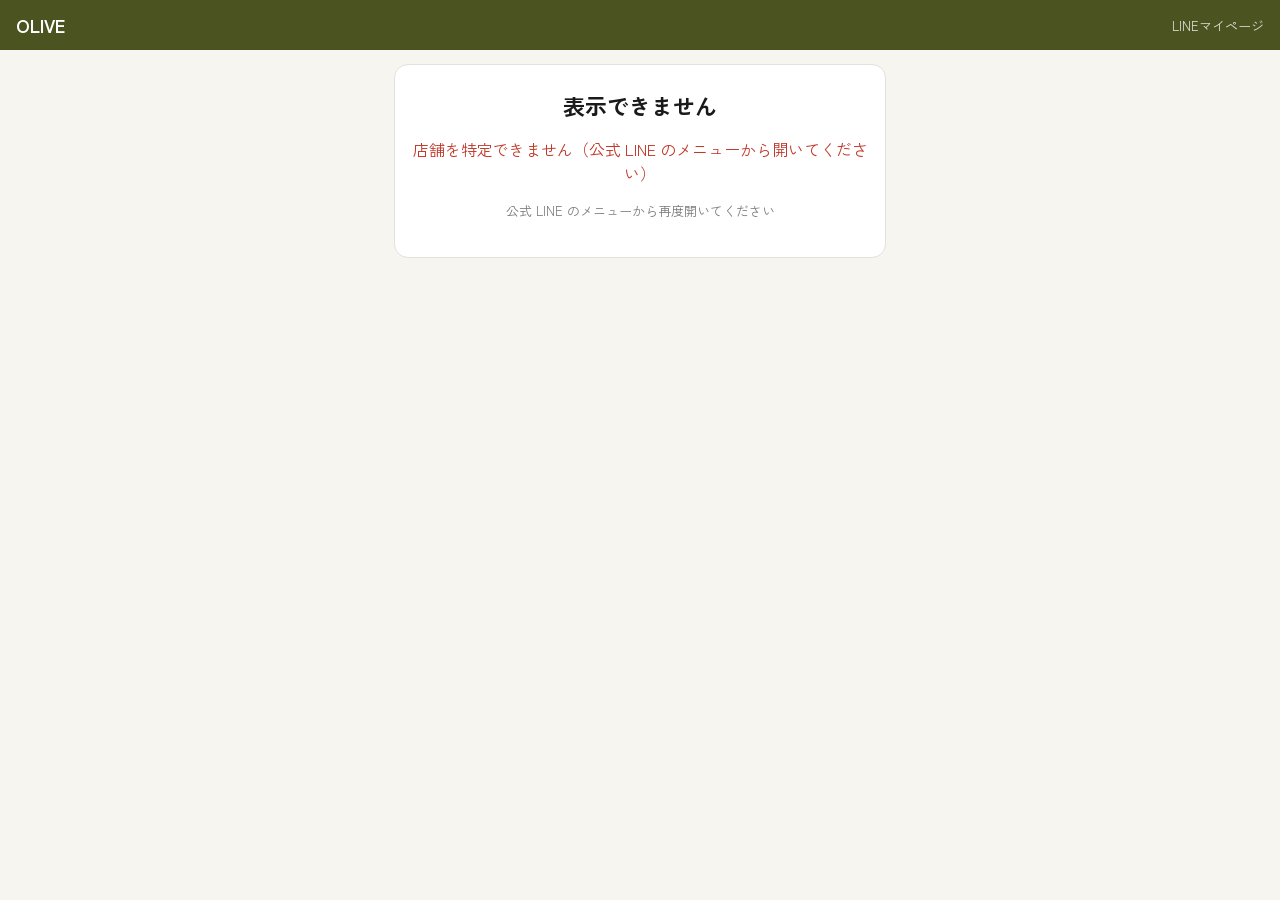
<file: cast/index.html>
<!DOCTYPE html>
<html lang="ja">
<head>
<meta charset="utf-8">
<script src="../lib/olive/err.js?v=v2.85"></script><!-- 画面のエラーを送る（一番初めに読む） -->
<script src="../lib/olive/core.js?v=v2.85"></script><!-- 全部のサイトで使う小さい部品（esc・金額・通信の知らせ・カタカナ） -->
<script src="../lib/olive/photo.js?v=v2.85"></script><!-- 写真を小さくする -->
<script src="../lib/olive/scan.js?v=v2.85"></script><!-- 書類の撮影（切り取り・白黒・PDF・画面の中のカメラ。POS の領収書精算とマイページのスカウト請求書で同じ） -->
<script src="../lib/olive/sheet.js?v=v2.85"></script><!-- ヒアリングシートの項目 -->
<script src="../lib/olive/contract.js?v=v2.85"></script><script src="../lib/olive/resv_form.js?v=v2.85"></script><!-- 予約の申請・変更の画面（POS と同じ） --><!-- 契約書の中身（マイページの PDF・POS と管理サイトの書類で同じ） -->
<meta name="viewport" content="width=device-width, initial-scale=1, viewport-fit=cover">
<meta name="robots" content="noindex,nofollow">
<title>OLIVE LINEマイページ</title><!-- cast v2.85 -->
<link rel="preconnect" href="https://fonts.googleapis.com"><link rel="preconnect" href="https://fonts.gstatic.com" crossorigin><link href="https://fonts.googleapis.com/css2?family=Zen+Kaku+Gothic+New:wght@400;500;700&display=swap" rel="stylesheet"><style>button,input,select,textarea{font-family:inherit}</style><!-- 書体：Zen Kaku Gothic New（オーナー 2026-10-18） -->
<link rel="stylesheet" href="../lib/olive/olive.css?v=v2.85"><link rel="stylesheet" href="cast.css?v=v2.85"><!-- 2026-10-19：見た目は cast.css、プログラムは js/ に画面ごとに分けた（中身はそのまま） -->
</head>
<body>
<div class="top"><b id="tStore">OLIVE</b><span class="sub" id="tSub">LINEマイページ</span><button id="tBack" class="hide">戻る</button></div>
<main id="main"><div class="card c muted">読み込み中…</div></main>
<script src="https://static.line-scdn.net/liff/edge/2/sdk.js"></script>
<script src="../lib/supabase-js@2.116.0.js"></script>
<script src="js/00_core.js?v=v2.85"></script>
<script src="js/01_ui_home.js?v=v2.85"></script>
<script src="js/02_absent.js?v=v2.85"></script>
<script src="js/03_attendance.js?v=v2.85"></script>
<script src="js/04_pay.js?v=v2.85"></script>
<script src="js/05_bills.js?v=v2.85"></script>
<script src="js/06_hall.js?v=v2.85"></script>
<script src="js/07_sign.js?v=v2.85"></script>
<script src="js/08_card.js?v=v2.85"></script>
<script src="js/08_card_lineqr.js?v=v2.85"></script><!-- SQL 758：LINE QR の登録 -->
<script src="js/09_dress.js?v=v2.85"></script>
<script src="js/10_resv.js?v=v2.85"></script>
<script src="js/11_kakari.js?v=v2.85"></script>
<script src="js/12_contact.js?v=v2.85"></script>
<script src="js/13_info.js?v=v2.85"></script>
<script src="js/14_docs.js?v=v2.85"></script>
<script src="js/15_sales.js?v=v2.85"></script>
<script src="js/16_shift.js?v=v2.85"></script>
<script src="js/26_nohin.js?v=v2.85"></script><!-- SQL 640：納品書の読み取り（17_open.js の作業の一覧が使うので先に読む） -->
<script src="js/17_open.js?v=v2.85"></script>
<script src="js/18_apply.js?v=v2.85"></script>
<script src="js/19_meeting.js?v=v2.85"></script>
<script src="js/20_key.js?v=v2.85"></script>
<script src="js/21_applicant.js?v=v2.85"></script>
<script src="js/22_sheet.js?v=v2.85"></script>
<script src="js/23_memo.js?v=v2.85"></script><!-- v1.22・SQL 352：共有メモ -->
<script src="js/24_judge.js?v=v2.85"></script><!-- v1.23・SQL 355：体験のジャッジ -->
<script src="js/25_bday.js?v=v2.85"></script><!-- v1.27・SQL 365：お誕生日のカレンダー・v1.40・SQL 378：検索と登録申請 -->
<script src="js/28_yukyaku.js?v=v2.85"></script><!-- SQL 725：誘客の確認（広島） -->
<script src="js/29_greview.js?v=v2.85"></script><!-- SQL 802：保証の期限の話し合い -->
<script src="js/30_kyoka.js?v=v2.85"></script><!-- SQL 818：限定項目 可の黒服の TODO（強化リスト・連絡先連携） -->
<script src="js/90_start.js?v=v2.85"></script><!-- 始めの処理（いちばん最後） -->
<script src="js/27_scout.js?v=v2.85"></script><!-- SQL 698：25日のスカウト請求書の登録（オーナー） -->
</body>
</html>
</file>
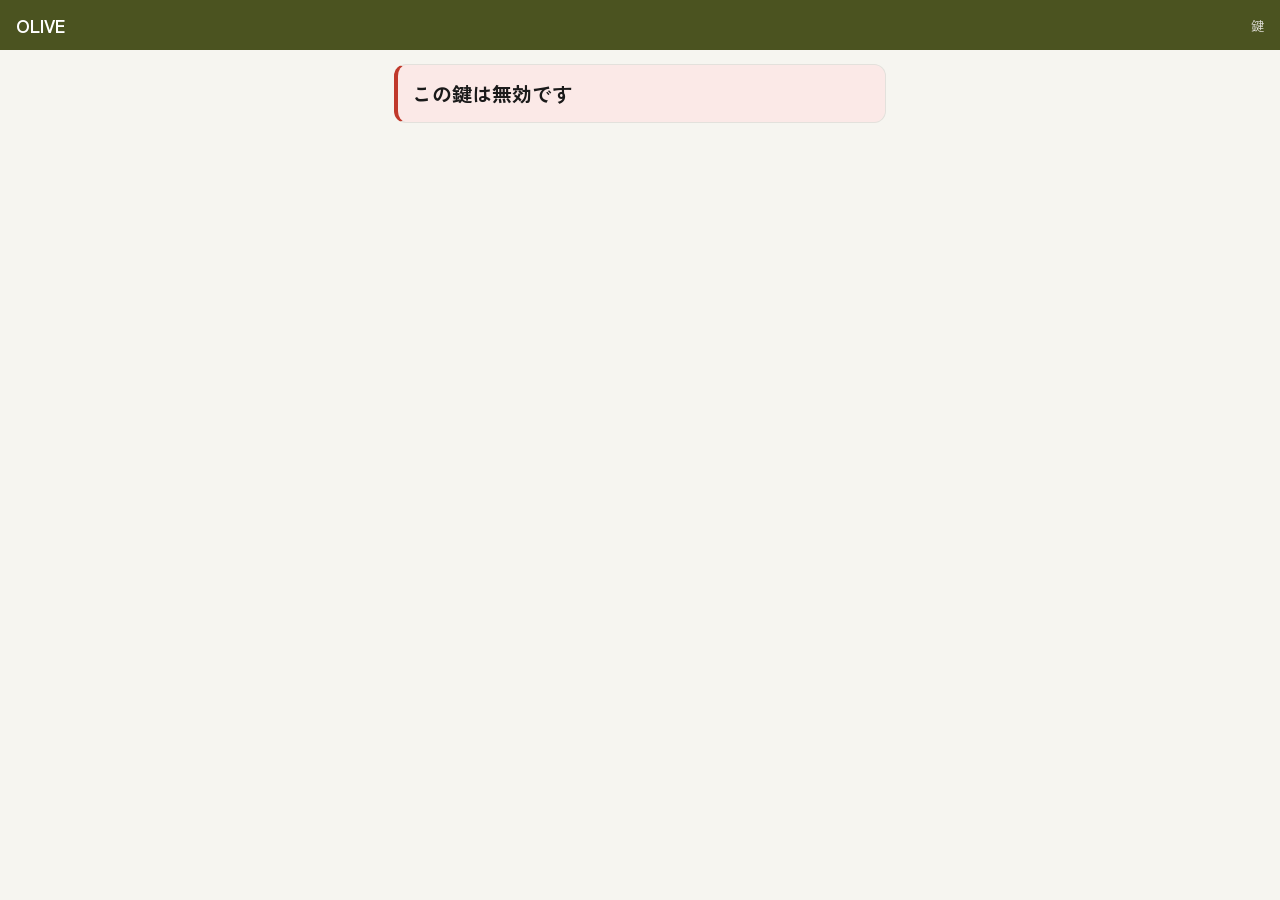
<file: key/index.html>
<!DOCTYPE html>
<html lang="ja">
<head>
<meta charset="utf-8">
<script src="../lib/olive/err.js"></script><!-- 画面のエラーを送る（一番初めに読む） -->
<script src="../lib/olive/core.js"></script><!-- 全部のサイトで使う小さい部品（esc・金額・通信の知らせ・カタカナ） -->
<meta name="viewport" content="width=device-width, initial-scale=1, viewport-fit=cover">
<meta name="robots" content="noindex,nofollow">
<meta name="apple-mobile-web-app-capable" content="yes"><meta name="mobile-web-app-capable" content="yes">
<meta name="apple-mobile-web-app-title" content="OLIVE 鍵"><meta name="theme-color" content="#4b5320">
<link rel="apple-touch-icon" href="icon.png"><link rel="icon" href="icon.png">
<title>OLIVE 鍵</title><!-- key v1.06 -->
<link rel="preconnect" href="https://fonts.googleapis.com"><link rel="preconnect" href="https://fonts.gstatic.com" crossorigin><link href="https://fonts.googleapis.com/css2?family=Zen+Kaku+Gothic+New:wght@400;500;700&display=swap" rel="stylesheet"><style>button,input,select,textarea{font-family:inherit}</style>
<link rel="stylesheet" href="../lib/olive/olive.css"><link rel="stylesheet" href="../cast/cast.css">
<style>
  .kbig{display:block;width:100%;border:0;border-radius:14px;padding:26px;font:inherit;font-size:24px;font-weight:700;background:var(--pri);color:#fff;cursor:pointer;margin-bottom:8px}
  .ksec{display:block;width:100%;border:1px solid var(--pri);border-radius:12px;padding:12px;font:inherit;font-weight:700;background:var(--card);color:var(--pri);cursor:pointer}
  .kbig[disabled],.ksec[disabled]{opacity:.5;cursor:default}
  .kres{background:var(--card);border:1px solid var(--line);border-left:4px solid var(--ok);border-radius:12px;padding:14px;margin-bottom:10px}
  .kres.ng{background:var(--warn-soft);border-left-color:var(--warn)}.kres b{font-size:20px}
  .klock{font-weight:700;margin:4px 2px 8px}
  ol.kh{margin:6px 0 0;padding-left:20px;font-size:14px;line-height:1.8}
</style>
</head>
<body>
<div class="top"><b id="tStore">OLIVE</b><span class="sub">鍵</span></div>
<main id="main"><div class="card muted">読み込み中…</div></main>
<script src="../lib/supabase-js@2.116.0.js"></script>
<script>
// 鍵 v1.00（SQL 326・2026-11-02）：セサミの解錠・施錠。LINEマイページの「鍵」か、業者の QR から開き、ホーム画面に追加して使う
//   ?t= の合言葉で、だれか・使える鍵・時間を読む（key_info）。押すと Edge Function「sesame-key」がセサミに送る
//   ホーム画面のアイコンから開いた時、鍵が1つなら押さずに解錠（オーナー「ワンタッチで開けたい」）。30秒以内の2回目はしない
const sb = supabase.createClient(SUPABASE_URL, SUPABASE_KEY, { auth:{ persistSession:false } });
const ls = (k, v) => { try{ if(v === undefined) return localStorage.getItem(k); localStorage.setItem(k, v); }catch(e){ return null; } };
const T = new URLSearchParams(location.search).get('t') || ls('olive_key_t') || '';
const ALONE = !!(navigator.standalone || (window.matchMedia && matchMedia('(display-mode: standalone)').matches));
const hm = d => `${d.getHours()}:${String(d.getMinutes()).padStart(2,'0')}`;
let K = null, busy = false, res = '', until = 0, timer = null;
const COOL = 10000;   // 押した後の待機（ミリ秒）：押し直しがセサミの月 1000 回の上限を使い切った（2026-11-26 秘書の決め）

async function load(){
  if(!T){ $('main').innerHTML = '<div class="kres ng"><b>この鍵は無効です</b></div>'; return; }
  const r = await sb.rpc('key_info', { p_t: T });
  if(r.error){ $('main').innerHTML = `<div class="kres ng"><b>表示できません</b><br><span class="muted sm">${esc(r.error.message)}</span></div>`; return; }
  K = r.data; if(!K.ok){ $('main').innerHTML = `<div class="kres ng"><b>${esc(K.reason)}</b></div>`; return; }
  ls('olive_key_t', T); $('tStore').textContent = K.store_name || 'OLIVE'; paint();
  if(ALONE && K.now && (K.locks||[]).length === 1 && Date.now() - Number(ls('olive_key_auto') || 0) > 30000){ ls('olive_key_auto', String(Date.now())); send(K.locks[0].code, 'unlock'); }
}
function paint(){
  const L = K.locks || [], one = L.length === 1, wait = Math.ceil((until - Date.now()) / 1000), off = !K.now || busy || wait > 0;
  const lockBox = l => `${one ? '' : `<div class="klock">${esc(l.name)}</div>`}<button class="kbig" data-c="${esc(l.code)}" data-m="unlock" ${off?'disabled':''}>解錠</button><button class="ksec" data-c="${esc(l.code)}" data-m="lock" ${off?'disabled':''}>施錠</button>`;
  $('main').innerHTML = `${res}${wait > 0 ? `<div class="muted sm" style="margin:0 2px 8px">待機 ${wait}秒</div>` : ''}<div class="card"><span class="muted sm">${esc(K.name)}　解錠可能時間</span><br><b>${esc(K.window || '本日なし')}</b>${K.now ? '' : `<div class="err sm" style="margin-top:4px">${K.expired ? '期限切れ' : '時間外'}</div>`}</div>
    ${L.map(l => `<div class="card">${lockBox(l)}</div>`).join('') || '<div class="card muted">鍵なし</div>'}
    ${ALONE ? '' : `<div class="card"><b>ホーム画面追加</b><ol class="kh"><li>iPhone：Safari で表示 → 共有 → ホーム画面に追加</li><li>Android：Chrome で表示 → メニュー → ホーム画面に追加</li></ol>${one ? '<div class="muted sm" style="margin-top:6px">ホーム画面のアイコンから表示すると、そのまま解錠します</div>' : ''}</div>`}`;
  $('main').querySelectorAll('[data-c]').forEach(b => b.onclick = () => send(b.dataset.c, b.dataset.m));
}
async function send(code, cmd){
  if(busy) return; busy = true; const nm = (K.locks.find(l => l.code === code) || {}).name || '';
  res = `<div class="kres"><b>送信中…</b><br><span class="muted sm">${esc(nm)}</span></div>`; paint();
  let r; try{ r = await sb.functions.invoke('sesame-key', { body: { t: T, lock: code, cmd } }); }catch(e){ r = { error: e }; }
  const d = r.data || {}, lb = cmd === 'lock' ? '施錠' : '解錠';
  res = !r.error && d.ok ? `<div class="kres"><b>${lb}完了</b><br><span class="muted sm">${hm(new Date())}　${esc(nm)}</span>${cmd === 'lock' ? '<br><span class="sm">閉まったことを確認してください。</span>' : ''}</div>`
    : `<div class="kres ng"><b>${lb}エラー</b><br><span class="muted sm">${esc(d.reason || (r.error && r.error.message) || '通信エラー')}</span>${d.paused ? `<br><span class="muted sm">再開 ${Math.max(1, Math.ceil((d.retry_after || 600) / 60))}分後</span>` : ''}<br><span class="sm">セサミのアプリで${lb}してください。</span></div>`;
  until = Date.now() + COOL; clearInterval(timer); timer = setInterval(() => { if(Date.now() >= until){ clearInterval(timer); } paint(); }, 1000);
  busy = false; paint();
}
load();
</script>
</body>
</html>
</file>
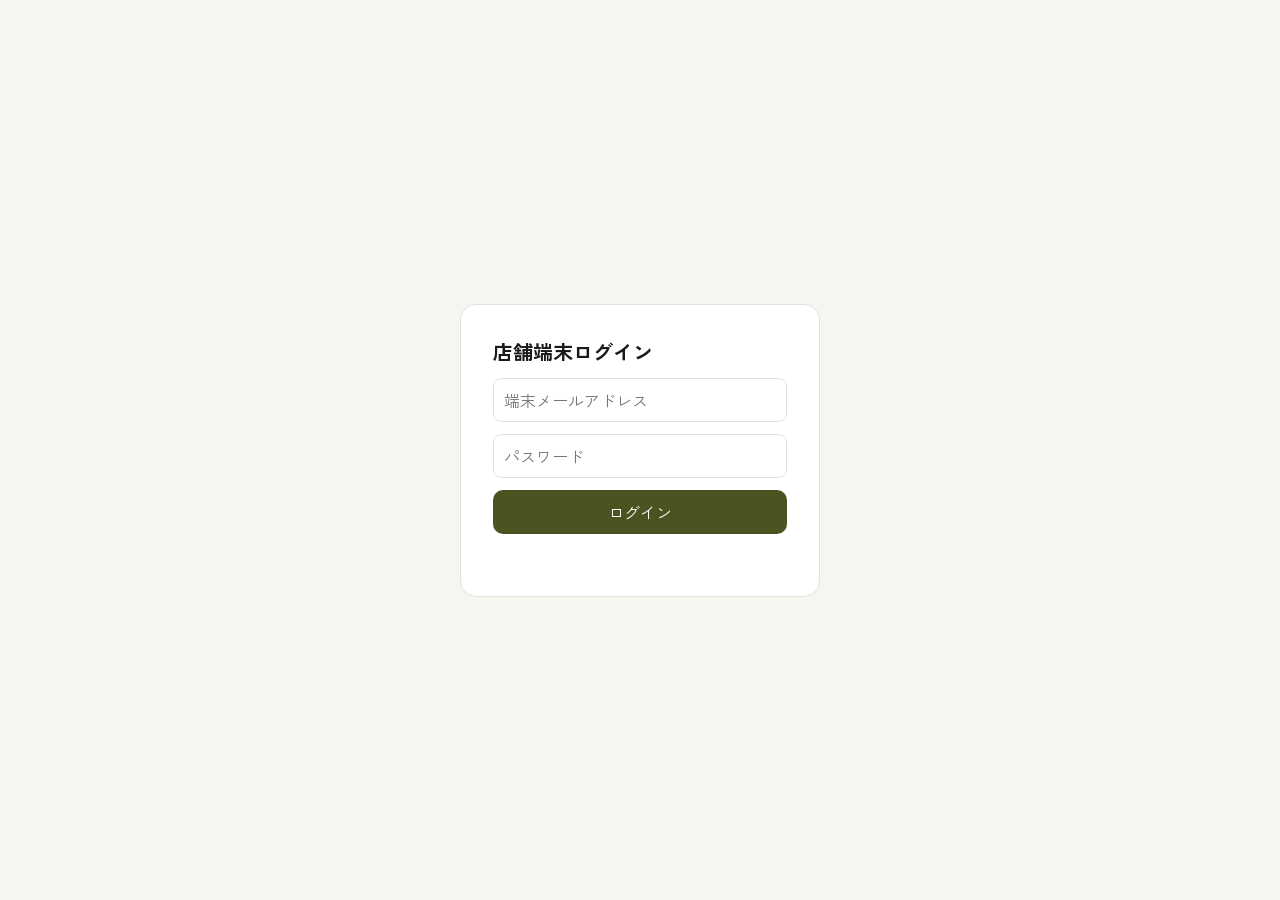
<file: pos/index.html>
<!DOCTYPE html>
<html lang="ja">
<head>
<meta charset="utf-8">
<script src="../lib/olive/err.js?v=v15.08"></script><!-- 画面のエラーを送る（一番初めに読む） -->
<script src="../lib/olive/core.js?v=v15.08"></script><!-- 全部のサイトで使う小さい部品（esc・金額・通信の知らせ・カタカナ） -->
<script src="../lib/olive/customer.js?v=v15.08"></script><!-- POS の顧客画面と顧客サイトで同じ部品 -->
<script src="../lib/olive/photo.js?v=v15.08"></script><!-- 写真を小さくする -->
<script src="../lib/olive/scan.js?v=v15.08"></script><!-- 書類の撮影（切り取り・白黒・PDF・画面の中のカメラ。POS の領収書精算とマイページのスカウト請求書で同じ） -->
<script src="../lib/olive/sheet.js?v=v15.08"></script><!-- ヒアリングシートの項目 -->
<script src="../lib/olive/contract.js?v=v15.08"></script><!-- 契約書の中身（マイページの PDF・POS と管理サイトの書類で同じ） -->
<script src="../lib/olive/staff_docs.js?v=v15.08"></script><script src="../lib/olive/resv_form.js?v=v15.08"></script><!-- 予約の変更の画面（マイページと同じ・SQL 789） --><!-- スタッフの書類（管理サイトと同じ） -->
<meta name="viewport" content="width=device-width, initial-scale=1, maximum-scale=1, user-scalable=no">
<meta name="apple-mobile-web-app-capable" content="yes">
<title>OLIVE 会計</title><!-- v15.08 -->
<link rel="preconnect" href="https://fonts.googleapis.com"><link rel="preconnect" href="https://fonts.gstatic.com" crossorigin><link href="https://fonts.googleapis.com/css2?family=Zen+Kaku+Gothic+New:wght@400;500;700&display=swap" rel="stylesheet"><style>button,input,select,textarea{font-family:inherit}</style><!-- 書体：Zen Kaku Gothic New（オーナー 2026-10-18） -->
<link rel="stylesheet" href="../lib/olive/olive.css?v=v15.08"><link rel="stylesheet" href="pos.css?v=v15.08"><!-- 2026-10-19：見た目は pos.css、プログラムは js/ に画面ごとに分けた（中身はそのまま） -->
</head>
<body>
<div class="login" id="login"><form id="loginForm" class="waiting">
  <h1 style="margin:0;font-size:20px">店舗端末ログイン</h1>
  <input id="email" type="email" placeholder="端末メールアドレス" autocomplete="username" required><input id="pw" type="password" placeholder="パスワード" autocomplete="current-password" required>
  <button class="primary" type="submit">ログイン</button><div id="loginErr" style="color:var(--warn);font-size:14px;min-height:18px"></div>
  <button class="ghost" type="button" id="loginBack" style="display:none">戻る</button><!-- v12.44：店舗追加の途中で、控えのある店へ戻る -->
</form></div>
<!-- v12.01・SQL 186：登録した端末だけ POS を開く（オーナー 2026-10-22）。管理サイト（オーナー）の「パスワード」画面で発行した登録コードを、この端末で1回入れる -->
<div class="login" id="posReg" style="display:none"><form id="posRegForm">
  <h1 style="margin:0;font-size:20px">この端末を登録</h1>
  <div style="font-size:15px;color:var(--muted);line-height:1.6">管理サイトの「パスワード」画面で発行した登録コード（6桁）を入力してください</div>
  <input id="posRegCode" inputmode="numeric" autocomplete="off" maxlength="6" placeholder="登録コード">
  <button class="primary" type="submit">登録</button><div id="posRegErr" style="color:var(--warn);font-size:14px;min-height:18px"></div>
  <!-- v12.43：登録コードが手元に無い時・別の店のIDで入った時に抜け出せるように（点検 2026-11-02 B6） --><button class="ghost" type="button" id="posRegOut">ログアウト</button><button class="ghost" type="button" id="posRegBack" style="display:none">戻る</button>
</form></div>

<header>
  <div class="store" id="storeName">—</div>
  <div class="dt"><small id="hdDate">—</small><span id="clock">--:--</span></div>
  <button id="tdBtn" style="flex:none;align-self:center;margin-left:12px;padding:4px 10px;min-height:0;height:auto;font-size:12px;line-height:1.2;border:1px solid rgba(255,255,255,.35);border-radius:999px;background:transparent;color:rgba(255,255,255,.75)">本日</button>
  <div id="tdSum" style="display:none;align-self:center;margin-left:12px;color:var(--gold-soft);font-size:15px;line-height:1.4;white-space:nowrap;cursor:pointer"></div>
  <nav class="nav">
    <button id="navHall">ホール<br>状況<span class="bd" id="bdHall">0</span></button>
    <button id="navOrder">注文</button>
    <button id="navCasts">スタッフ<span class="bd" id="bdCasts">0</span></button>
    <button id="navCust">顧客</button>
    <button id="navSettings">設定</button>
  </nav>
</header>
<div id="pwAlert" class="alert" style="display:none;margin:0;border-radius:0"></div>

<main>
<section class="view on" id="v-hall"><div id="alerts"></div><div class="tables" id="tables"></div></section>

<style>/* 新しい伝票の予約の箱（5列）。色は今の変数だけ */
.rgrid{display:grid;grid-template-columns:repeat(5,1fr);gap:8px;margin:10px 0}
.rb{background:#fff;border:1px solid var(--line);border-radius:10px;padding:8px 10px;cursor:pointer;min-width:0;display:flex;justify-content:flex-start;gap:6px;height:84px;overflow:hidden}
.rb.sel{border:2px solid var(--pri)}
.rb.more{align-items:center;justify-content:center;font-weight:700;background:#f8f0d8}
.rb1{display:flex;align-items:baseline;justify-content:space-between;gap:6px;font-size:16px;font-weight:700}.rb1 .rbn{flex:1 1 auto;min-width:0;white-space:nowrap;overflow:hidden;text-overflow:ellipsis}.rb1 .rbg{flex:none}
.rb1 b{font-size:16px;color:#4b5320;margin-right:4px}
.rb2{display:flex;gap:6px;font-size:13px}.rb2>div{flex:1 1 0;min-width:0;min-height:30px;box-sizing:border-box;padding:4px 6px;border-radius:8px;background:rgba(120,90,30,.35);line-height:20px;overflow:hidden;white-space:nowrap;text-overflow:ellipsis;color:var(--ink)}.rb2 .rbd{box-shadow:inset 0 0 0 1px var(--head)}.rb .dm{display:inline-block;vertical-align:middle;margin-right:2px;text-align:center;width:12px;height:12px;border-radius:3px;background:var(--head);color:var(--brand);font-size:9px;line-height:12px}
.rtag{background:#f1f0e8;border-radius:999px;padding:1px 6px;font-size:12px}
#nResvHead{font-weight:700;margin:8px 0 0}
</style><section class="view" id="v-new"><div class="card">
  <div style="background:var(--ink);color:#fff;text-align:center;font-size:22px;padding:12px;border-radius:10px">卓：<span id="nTable"></span></div>
  <div id="nResvHead"></div><div id="nResv" class="rgrid"></div>
  <div style="display:flex;align-items:center;justify-content:center;gap:60px;min-height:46vh;flex-wrap:wrap">
    <span style="display:flex;align-items:center;gap:18px"><span id="nCount" style="font-size:72px;font-weight:700;min-width:110px;text-align:right">0</span>
      <button id="nPlus" style="width:110px;height:110px;border-radius:50%;font-size:56px;background:var(--ok);color:#fff;padding:0">＋</button>
      <button id="nMinus" style="width:110px;height:110px;border-radius:50%;font-size:56px;background:var(--warn);color:#fff;padding:0">−</button></span>
  </div>
  <div class="muted" style="text-align:center">最大50名</div>
  <div class="bar" style="justify-content:space-between"><button class="ghost" id="nBack" style="padding:16px 60px;border-radius:999px;background:var(--line);color:#fff;border:none">ホール状況</button><button class="primary" id="nNext" style="padding:16px 80px;border-radius:999px;background:var(--pri)">伝票作成</button></div>
</div></section>

<section class="view" id="v-bill"><div class="card" id="bLoad"><b id="bLoadT" style="font-size:20px"></b><div class="muted" style="margin-top:8px">読み込み中…</div></div><div class="card">
  <div style="display:flex;align-items:center;gap:16px;flex-wrap:wrap">
    <b id="bTable" style="font-size:20px"></b><span id="bTime" class="muted"></span>
    <span>客数 <span class="num"><button id="gMinus">−</button><span id="bGuests">1</span><button id="gPlus">＋</button></span></span><button class="ghost sm" id="gLeave">途中退店</button><button class="ghost sm" id="bMove">席移動</button>
    <span id="bFlags" style="margin-left:auto;display:flex;gap:6px"></span>
  </div>
  <div class="cols" style="margin-top:12px">
    <div><div class="list" id="bCust"></div><button class="ghost sm" id="custAddBtn" style="margin-top:6px">＋ お客様</button>
      <div class="list" id="bCasts" style="margin-top:10px"></div><button class="ghost sm" id="castAddBtn" style="margin-top:6px">＋ 係／同伴</button>
      <div style="display:flex;flex-wrap:wrap;gap:6px;align-items:center;margin-top:8px"><span id="bGood" style="display:contents"></span><select id="goodAdd" style="display:none;width:auto;min-width:0;height:auto;min-height:0;margin:0;font-size:13px;line-height:1.2;padding:5px 10px;border:1px solid var(--line);border-radius:999px;background:#fff;color:var(--muted);-webkit-appearance:none;appearance:none"></select></div>
      <div class="list" id="bTags" style="margin-top:14px"></div><button class="ghost sm" id="tagBtn" style="margin-top:6px">＋ お預かりタグ</button></div>
    <div><h2>セット・延長</h2><div class="list" id="bSet"></div><div class="bar" style="margin-top:6px"><button class="ghost sm" id="extAdd">30分延長</button><button class="ghost sm" id="svcBtn">サービス料</button></div></div>
    <div id="bOrders" style="display:contents"><div><h2>ボトル</h2><div class="list" id="bItems"></div></div><div><h2>ドリンク・フード他</h2><div class="list" id="bItems2"></div></div></div>
  </div>
  <div style="display:flex;justify-content:space-between;align-items:end;margin-top:12px;flex-wrap:wrap;gap:12px">
    <div class="totals" id="bTotals"></div>
    <div class="bar"><button class="ghost" id="bBack">ホールへ</button><button class="ghost sm" id="bVoid" style="color:var(--muted)">伝票削除</button>
      <button class="ghost" id="prEst">概算印刷</button><button class="ghost" id="prBill">会計印刷</button><button class="ghost" id="prDetail">明細印刷</button>
      <button class="primary" id="bOrder">注文</button><button class="gold" id="bPay">会計</button></div>
  </div>
</div></section>

<section class="view" id="v-order"><div class="card">
  <div class="ord4">
    <div class="col"><h3>カテゴリー</h3><div class="body o-stack" id="oCats"></div></div>
    <div class="col"><h3>メニュー</h3><div class="body o-stack" id="oProds"></div></div>
    <div class="col"><h3>振り分け</h3><div class="body o-stack" id="oCasts"></div></div>
    <div class="col"><h3>注文</h3><div class="body o-stack" id="oCart"></div><div style="padding:8px"><button class="primary" id="oConfirm" style="width:100%;min-height:52px;font-size:17px">確定</button></div></div>
  </div>
  <div class="bar"><button class="ghost" id="orderBack">伝票へ戻る</button></div>
</div></section>

<section class="view" id="v-pay"><div class="card">
  <h2>会計：<span id="pTable"></span></h2>
  <div style="display:grid;grid-template-columns:1fr 1fr;gap:16px">
    <div class="totals" id="pTotals" style="align-content:start;align-self:start"></div>
    <div><div class="chips" id="payMethods"></div>
      <div id="payBillTo" class="hidden" style="margin-top:10px"></div><!-- v11.97・SQL 171：請求書の時は請求先を選ぶ -->
      <div style="display:flex;gap:8px;align-items:center;margin-top:10px"><input id="payAmount" type="number" inputmode="numeric" placeholder="金額" style="flex:1;min-width:0;font-size:24px;text-align:right"><button class="ghost" id="paySplit" style="flex:none">人数で割る</button></div>
      <div id="paySplitNote" class="hidden" style="display:flex;align-items:center;gap:8px;margin-top:6px;font-size:15px"><span id="paySplitTxt" style="flex:1"></span><button class="ghost sm" id="paySplitEnd">割り勘キャンセル</button></div><!-- v11.99：割り勘（ゲネプロ #57） -->
      <div id="payChange" class="hidden" style="display:grid;grid-template-columns:auto 1fr;gap:8px 12px;align-items:center;margin-top:10px;font-size:18px"><span>お預かり</span><input id="payRecv" type="number" inputmode="numeric" placeholder="0" style="font-size:22px;text-align:right"><span>お釣り</span><b id="payChg" style="text-align:right;font-size:26px">―</b></div><!-- v11.91：現金の時だけ、お預かりからお釣りを出す（記録はしない。ゲネプロ #19・見本 キ） -->
      <div class="bar"><button id="payAdjDiscount">値引</button><button id="payAdjSurcharge">値増</button><button class="ok" id="payAdd" style="margin-left:auto">入金</button></div>
      <div class="list" id="payList" style="margin-top:10px"></div></div>
  </div>
  <div class="bar"><button class="ghost" id="payBack">伝票へ戻る</button><button class="ghost" id="prReceipt">領収書印刷</button><button class="primary" id="payClose">会計を締める</button></div>
</div></section>

<section class="view" id="v-cust"><div class="card settings" style="grid-template-columns:280px minmax(0,1.25fr) minmax(0,1fr)">
  <div style="min-width:0"><div style="display:flex;gap:6px;margin-bottom:8px"><input id="cuSearch" placeholder="名前・フリガナ・会社名で検索" style="flex:1 1 0;min-width:0;width:0"><button class="primary sm" id="cuNew" style="white-space:nowrap;flex:none">＋新規</button></div><div id="cuModes" style="display:flex;gap:6px;flex-wrap:wrap;margin-bottom:8px"><select id="cuMonths" aria-label="期間"></select><button class="chip" data-cm="req" id="cuReqChip" style="display:none"></button></div><div class="muted" id="cuCount" style="font-size:13px;margin-bottom:6px"></div><div class="lst o-stack" id="cuList" style="max-height:70vh;overflow:auto"></div></div>
  <div id="cuForm" class="form"></div>
  <div id="cuSide"></div>
</div></section>

<section class="view" id="v-casts"><div class="card">
  <div class="bar" style="margin:0 0 12px">
    <button class="pillbtn brown" id="cTabToday">在籍リスト<span id="cTodayN" style="display:none"></span></button>
    <button class="pillbtn brown" id="cTabPast">退店・体験</button>
    <button class="pillbtn brown" id="cTabAll">全員</button>
    <button class="pillbtn brown" id="cSort">並べ替え</button>
    <button class="pillbtn brown" id="cNew">新規登録</button>
    <input id="cSearch" placeholder="スタッフ検索" style="flex:1;font-size:18px">
    
  </div>
  <div class="cgrid">
    <div class="rlist" id="cList"></div>
    <div class="cside"><h2>詳細</h2><div class="form" id="cForm"><div class="muted">一覧の「編集」を押してください</div></div></div>
  </div>
</div></section>

<section class="view" id="v-settings"><div class="card settings">
  <div class="menu" id="setMenu"></div>
  <div><div class="bar" style="margin:0 0 10px"><button class="ok sm" id="setAdd">追加</button><input id="setFilter" placeholder="検索" style="flex:1"><button class="sm" id="setEdit">編集</button></div><div class="lst o-stack" id="setList"></div></div>
  <div><h2>詳細</h2><div class="form" id="setForm"><div class="muted">左の一覧から選ぶか「追加」</div></div></div>
</div></section>
</main>

<div class="modal" id="custModal"><div class="box" style="width:520px"><button class="xb dx" id="custCancel" aria-label="閉じる">×</button>
  <h2 style="color:var(--ink)">お客様を追加</h2>
  <div style="display:flex;gap:8px"><input id="custSearch" placeholder="名前・フリガナで検索" style="flex:1"><button id="custNew">新規登録</button></div>
  <div class="chips" id="custList" style="margin-top:10px"></div>
</div></div>

<div class="modal" id="castModal"><div class="box" style="width:640px"><button class="xb dx" id="castCancel" aria-label="閉じる">×</button>
  <h2 style="color:var(--ink)" id="castAddTtl">係／同伴を追加</h2>
  <div class="chips" id="castRole" style="margin-bottom:10px"><button class="chip on" data-cr="kakari" style="font-size:18px;padding:10px 22px">係</button><button class="chip" data-cr="douhan" style="font-size:18px;padding:10px 22px">同伴</button><button class="chip" data-cr="after" style="font-size:18px;padding:10px 22px">アフター</button></div>
  <div class="chips hidden" id="castNone" style="margin-bottom:6px"><button class="chip" id="castNoneBtn">なし</button></div>
  <div class="muted">出勤中</div><div class="chips" id="castList"></div>
  <button class="ghost sm" id="castMoreBtn" style="margin-top:10px">出勤していないキャストから選ぶ ▾</button>
  <div class="chips hidden" id="castListAll" style="margin-top:8px"></div>
</div></div>

<div class="modal" id="splitModal"><div class="box">
  <h2 style="color:var(--ink)">振り分け：<span id="splitName"></span></h2><div class="muted" id="splitBase"></div>
  <table class="t" id="splitTable"></table>
  <div class="bar"><button class="ghost" id="splitCancel">伝票へ戻る</button><button id="splitEven" style="margin-left:auto">均等</button><button class="primary" id="splitOk">確定</button></div>
</div></div>

<div class="modal" id="uiDlg" style="z-index:60"><div class="box" style="width:460px">
  <div id="uiDlgMsg" style="white-space:pre-wrap;font-size:16px;margin-bottom:12px"></div>
  <input id="uiDlgIn" style="width:100%;font-size:18px">
  <div class="bar" style="justify-content:flex-end"><button class="ghost" id="uiDlgNo">キャンセル</button><button class="primary" id="uiDlgOk">OK</button></div>
</div></div>

<div class="modal" id="svcModal"><div class="box" style="width:460px"><button class="xb dx" id="svcCancel" aria-label="閉じる">×</button>
  <h2 style="color:var(--ink)">サービス料</h2>
  <div class="muted" id="svcNow" style="margin-bottom:10px"></div>
  <div class="form">
    <label>率の変更（%）<div style="display:flex;gap:8px"><input id="svcRate" type="number" step="1" style="flex:1;font-size:22px;text-align:right"><button class="primary" id="svcRateOk">適用</button></div></label>
    <button id="svcNormal">既定の率に戻す</button>
  </div>
</div></div>

<div class="modal" id="tagModal"><div class="box" style="width:520px"><button class="xb dx" id="tagCancel" aria-label="閉じる">×</button>
  <h2 style="color:var(--ink)">お預かりタグ</h2>
  <div class="list" id="tagList" style="margin-bottom:12px"></div>
  <div class="chips" id="tagKinds"></div>
  <div style="display:flex;gap:8px;margin-top:10px"><input id="tagNo" placeholder="タグ番号" style="width:120px"><input id="tagMemo" placeholder="メモ（色・特徴など）" style="flex:1"><button class="primary" id="tagAdd">追加</button></div>
</div></div>

<div class="toast" id="toast"></div>
<div id="printArea"></div>

<script src="../lib/supabase-js@2.116.0.js"></script>
<script src="js/00_core.js?v=v15.08"></script>
<script src="js/02_hall.js?v=v15.08"></script>
<script src="js/03_log.js?v=v15.08"></script>
<script src="js/04_casts.js?v=v15.08"></script>
<script src="js/04_cast_form.js?v=v15.08"></script>
<script src="js/04_cast_lineqr.js?v=v15.08"></script><!-- SQL 758：LINE QR の印刷 -->
<script src="js/04_cast_nyqr.js?v=v15.08"></script><!-- SQL 762：入店説明の小窓の LINE QR 印刷 -->
<script src="js/04_cast_docs.js?v=v15.08"></script>
<script src="js/04_cast_trial.js?v=v15.08"></script>
<script src="js/04_cast_punch.js?v=v15.08"></script>
<script src="js/04_new_bill.js?v=v15.08"></script>
<script src="js/04_cast_leave.js?v=v15.08"></script>
<script src="js/04_cast_join.js?v=v15.08"></script>
<script src="js/05_bill.js?v=v15.08"></script>
<script src="js/05_fine.js?v=v15.08"></script>
<script src="js/05_today.js?v=v15.08"></script>
<script src="js/05_bill_ops.js?v=v15.08"></script>
<script src="js/06_tags.js?v=v15.08"></script>
<script src="js/07_print.js?v=v15.08"></script>
<script src="js/08_cust_modal.js?v=v15.08"></script>
<script src="js/09_cast_modal.js?v=v15.08"></script>
<script src="js/10_order.js?v=v15.08"></script>
<script src="js/11_split.js?v=v15.08"></script>
<script src="js/12_pay.js?v=v15.08"></script>
<script src="js/13_settings.js?v=v15.08"></script>
<script src="js/14_bottles.js?v=v15.08"></script>
<script src="js/15_customers.js?v=v15.08"></script>
<script src="js/15_cust_form.js?v=v15.08"></script>
<script src="js/15_cust_bottle.js?v=v15.08"></script>
<script src="js/15_cust_side.js?v=v15.08"></script>
<script src="js/15_cust_ng.js?v=v15.08"></script>
<script src="js/16_closing.js?v=v15.08"></script>
<script src="js/17_chorei.js?v=v15.08"></script>
<script src="js/18_close_work.js?v=v15.08"></script>
<script src="js/19_close_receipt.js?v=v15.08"></script>
<script src="js/20_settings_list.js?v=v15.08"></script>
<script src="js/31_greview.js?v=v15.08"></script><!-- SQL 802：保証の期限の話し合い -->
<script src="js/90_start.js?v=v15.08"></script>
</body>
</html>
</file>
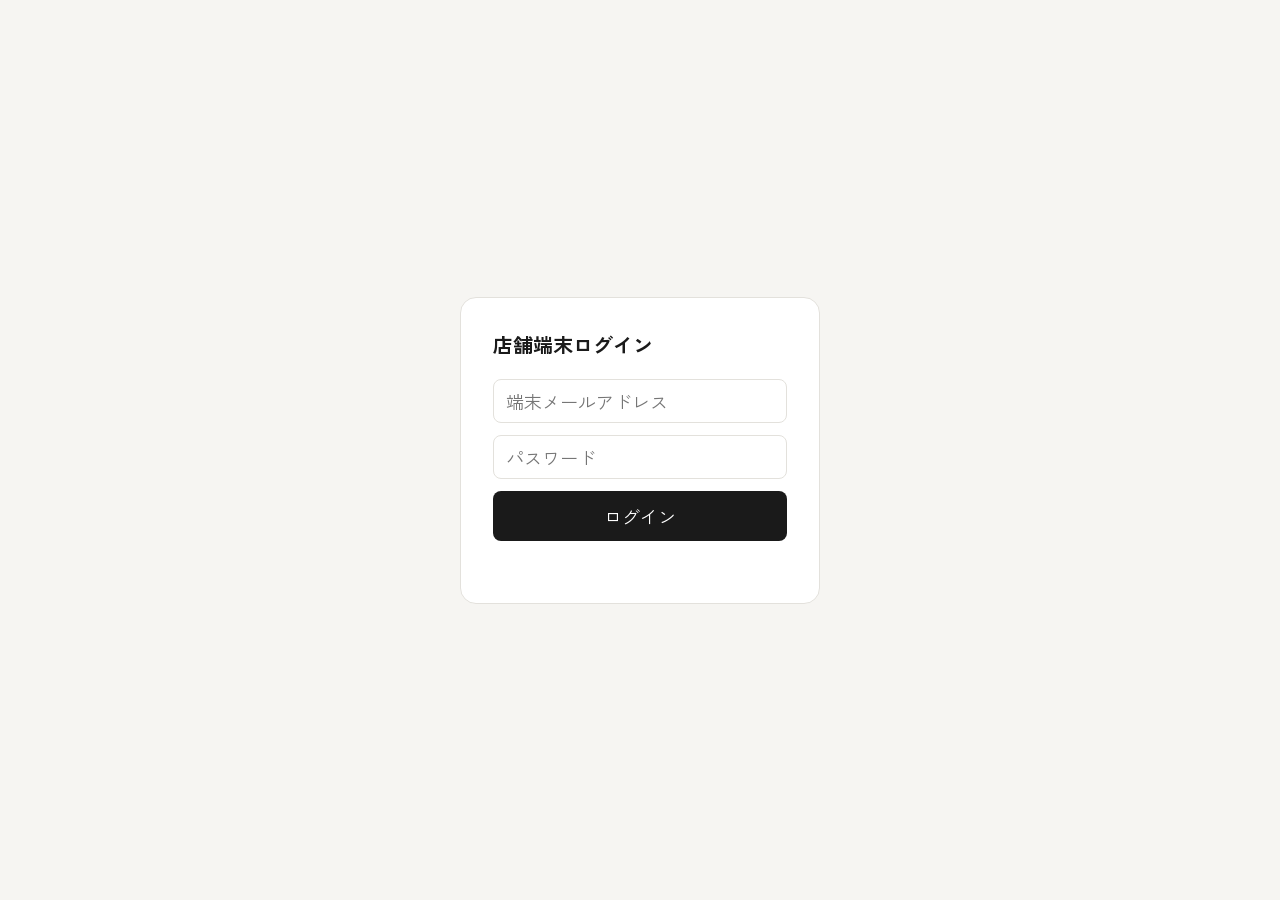
<file: timecard/index.html>
<!DOCTYPE html>
<html lang="ja">
<head>
<meta charset="utf-8">
<script src="../lib/olive/err.js"></script><!-- 画面のエラーを送る（一番初めに読む） -->
<script src="../lib/olive/core.js"></script><!-- 全部のサイトで使う小さい部品（esc・金額・通信の知らせ・カタカナ） -->
<meta name="viewport" content="width=device-width, initial-scale=1, maximum-scale=1, user-scalable=no">
<meta name="apple-mobile-web-app-capable" content="yes">
<title>OLIVE タイムカード</title>
<link rel="preconnect" href="https://fonts.googleapis.com"><link rel="preconnect" href="https://fonts.gstatic.com" crossorigin><link href="https://fonts.googleapis.com/css2?family=Zen+Kaku+Gothic+New:wght@400;500;700&display=swap" rel="stylesheet"><style>button,input,select,textarea{font-family:inherit}</style><!-- 書体：Zen Kaku Gothic New（オーナー 2026-10-18） -->
<style>
  :root{
    --bg:#f6f5f2; --card:#fff; --ink:#1a1a1a; --muted:#7a7a7a; --line:#e3e1dc;
    --in:#3f9d5a; --out:#d9534f;
  }
  *{box-sizing:border-box;-webkit-tap-highlight-color:transparent}
  html,body{margin:0;height:100%;background:var(--bg);color:var(--ink);font-family:"Zen Kaku Gothic New",-apple-system,"Hiragino Sans","Noto Sans JP",sans-serif;overflow:hidden}
  #app{height:100%;display:flex;flex-direction:column;padding:18px 28px}
  #app>*+*{margin-top:16px} /* 古い iPad は flex の gap が効かないので margin で */

  .top{display:flex;align-items:center;justify-content:space-between}
  .store{font-size:18px;color:var(--muted);letter-spacing:.05em}
  .clock{font-size:64px;font-weight:700;font-variant-numeric:tabular-nums;letter-spacing:.02em;line-height:1}
  .date{font-size:16px;color:var(--muted)}

  .cam{align-self:center;width:300px;height:170px;border-radius:14px;overflow:hidden;background:#111;position:relative;border:2px solid var(--line)}
  .cam video{width:100%;height:100%;object-fit:cover;transform:scaleX(-1)}
  .cam .hint{position:absolute;top:0;right:0;bottom:0;left:0;display:flex;align-items:center;justify-content:center;color:#fff;font-size:15px;background:rgba(0,0,0,.45)}

  .types{display:grid;grid-template-columns:repeat(2,1fr);gap:14px}
  .type{height:64px;border:none;border-radius:32px;color:#fff;font-size:22px;font-weight:700;opacity:.45;transition:opacity .15s,transform .1s}
  .type.on{opacity:1;transform:scale(1.04);box-shadow:0 6px 18px rgba(0,0,0,.2)}
  /* 2026-09-27：未選択の時はボタンをはっきりした色で見せて「先にここを押す」と分かるようにする。選んだら他を薄く、名前は選んだ色の枠になる */
  .types:not(.picked) .type{opacity:1;animation:invite 1.8s ease-in-out infinite}
  @keyframes invite{0%,100%{transform:scale(1)}50%{transform:scale(1.04)}}
  .types.picked .type:not(.on){opacity:.3}
  .grid:not(.locked) .staff{border:2px solid var(--sel,var(--line));color:var(--sel,var(--ink))}
  .grid.locked .staff{color:#b5b5b5}
  .type.in{background:var(--in)} .type.out{background:var(--out)}

  .guide{text-align:center;color:var(--muted);font-size:16px;height:20px}
  .guide.warn{color:var(--out);font-weight:700;animation:shake .4s}
  @keyframes shake{0%,100%{transform:translateX(0)}25%{transform:translateX(-6px)}75%{transform:translateX(6px)}}

  .grid{flex:1;display:grid;grid-template-columns:repeat(6,1fr);gap:12px;align-content:start;overflow:auto;transition:opacity .2s}
  .staff{height:64px;border:1px solid var(--line);border-radius:12px;background:var(--card);font-size:22px;font-weight:600}
  .staff:active{background:#eee}
  .staff.hall{border-color:#bbb;background:#fafafa}
  .grid.locked{opacity:.35}
  .grid.busy{pointer-events:none;opacity:.5}

  /* ---- 通常トースト（出勤・退勤） ---- */
  .toast{position:fixed;left:50%;top:50%;transform:translate(-50%,-50%);background:#1a1a1a;color:#fff;padding:26px 40px;border-radius:18px;font-size:30px;font-weight:700;display:none;z-index:20;text-align:center;line-height:1.4}
  .toast.show{display:block}
  /* 2026-10-18：出勤から30分より短い退勤を確かめる（ゲネプロ #13） */
  .ask{position:fixed;top:0;right:0;bottom:0;left:0;background:rgba(0,0,0,.45);display:none;z-index:22;align-items:center;justify-content:center}
  .ask.show{display:flex}
  .ask .box{background:var(--card);border-radius:18px;padding:28px 36px;text-align:center;min-width:380px;font-size:20px}
  .ask .nm{font-size:30px;font-weight:700;margin-bottom:8px}
  .ask .w{color:var(--out);font-weight:700;margin:6px 0 18px}
  .ask .bt{display:flex;justify-content:center}
  .ask .bt>*+*{margin-left:14px}
  .ask button{height:56px;padding:0 30px;border-radius:28px;font-size:20px;font-weight:700}
  .ask .no{background:var(--card);border:1px solid var(--line);color:var(--ink)}
  .ask .yes{background:var(--out);color:#fff;border:none}
  .toast small{display:block;font-size:16px;font-weight:400;opacity:.8;margin-top:8px}

  /* ---- 演出オーバーレイ ---- */
  .fx{position:fixed;top:0;right:0;bottom:0;left:0;z-index:25;display:none;align-items:center;justify-content:center;overflow:hidden}
  .fx.show{display:flex}
  .fx .msg{position:relative;z-index:2;text-align:center;color:#fff;text-shadow:0 4px 24px rgba(0,0,0,.35)}
  .fx .msg .big{font-size:76px;font-weight:800;letter-spacing:.04em;animation:pop .6s cubic-bezier(.2,1.4,.4,1)}
  .fx .msg .name{font-size:34px;font-weight:700;margin-top:10px;animation:rise .8s .15s both}
  .fx .msg .sub{font-size:22px;margin-top:8px;opacity:.9;animation:rise .8s .3s both}
  @keyframes pop{0%{transform:scale(.4);opacity:0}100%{transform:scale(1);opacity:1}}
  @keyframes rise{0%{transform:translateY(16px);opacity:0}100%{transform:translateY(0);opacity:1}}

  /* 同伴の準備時間の警告 */
  .fx.late{background:#c62828}
  .fx.late .msg{padding:0 40px}
  .fx.late .msg .big{font-size:44px;line-height:1.35}
  .fx.late .msg .sub{font-size:26px;margin-top:18px;line-height:1.5}
  .fx.late button{margin-top:36px;height:64px;padding:0 48px;border:none;border-radius:32px;background:#fff;color:#c62828;font-size:22px;font-weight:700}

  /* login */
  .login{position:fixed;top:0;right:0;bottom:0;left:0;background:var(--bg);display:flex;align-items:center;justify-content:center;z-index:30}
  .login form{width:360px;background:var(--card);padding:32px;border-radius:16px;border:1px solid var(--line);display:flex;flex-direction:column}
  .login form>*+*{margin-top:12px}
  .login h1{margin:0 0 8px;font-size:20px}
  .login input{font-size:18px;padding:12px;border:1px solid var(--line);border-radius:8px}
  .login button{font-size:18px;padding:12px;border:none;border-radius:8px;background:var(--ink);color:#fff}
  .err{color:var(--out);font-size:14px;min-height:18px}
  .hidden{display:none!important}
  .net{background:var(--out);color:#fff;border-radius:10px;padding:10px 16px;font-size:18px;font-weight:700}
  /* 15番：入力欄の高さは全部 44px */
  input:not([type=checkbox]):not([type=radio]):not([type=file]):not([type=range]):not([type=color]),select{height:44px!important;min-height:44px;box-sizing:border-box;padding-top:0!important;padding-bottom:0!important}
</style>
</head>
<body>
<div class="login" id="login">
  <form id="loginForm">
    <h1>店舗端末ログイン</h1>
    <input id="email" type="email" placeholder="端末メールアドレス" autocomplete="username" required>
    <input id="pw" type="password" placeholder="パスワード" autocomplete="current-password" required>
    <button type="submit">ログイン</button>
    <div class="err" id="loginErr"></div>
  </form>
</div>
<!-- 2026-10-02・SQL 063：登録した端末だけ打刻できる。管理サイト（オーナー）の「パスワード」画面で発行した登録コードを、この端末で1回入れる -->
<div class="login hidden" id="reg">
  <form id="regForm">
    <h1>この端末を登録</h1>
    <div style="font-size:15px;color:var(--muted);line-height:1.6">管理サイトの「パスワード」画面で発行した登録コード（6桁）を入力してください</div>
    <input id="regCode" inputmode="numeric" autocomplete="off" maxlength="6" placeholder="登録コード">
    <button type="submit">登録</button>
    <div class="err" id="regErr"></div>
  </form>
</div>

<div id="app" class="hidden">
  <div id="net" class="net hidden">通信を確認しています…</div>
  <div class="top">
    <div class="store" id="storeName">—</div>
    <div class="clock" id="clock">--:--:--</div>
    <div class="date" id="date">—</div>
  </div>

  <div class="cam" id="cam">
    <video id="video" autoplay playsinline muted></video>
    <div class="hint" id="camHint">カメラ準備中…</div>
  </div>

  <div class="types">
    <button class="type in"     data-type="clock_in">出勤</button>
    <button class="type out"    data-type="clock_out">退勤</button>
  </div>

  <div class="guide" id="guide">まず上のボタンを選んでください</div>

  <div class="grid locked" id="grid"></div>
</div>

<div class="toast" id="toast"></div>
<div class="ask" id="ask"><div class="box"><div class="nm" id="askNm"></div><div id="askMsg"></div><div class="w">退勤でよいですか？</div><div class="bt"><button class="no" id="askNo">キャンセル</button><button class="yes" id="askYes">退勤</button></div></div></div>
<div class="fx" id="fx"><div class="msg" id="fxMsg"></div></div>
<canvas id="canvas" class="hidden"></canvas>

<!-- 2026-10-22：古い iPad（iOS 12）でも動くように、supabase-js 2.116.0 を esbuild で safari12 向けに直したもの（作り方は olive-tools/legacy/make.sh） -->
<script src="supabase-safari12.js"></script>
<script>

/* 2026-10-24（SQL 233 と同じ考え）：ログインの記録も2つの引き出し（localStorage と IndexedDB）にしまう。片方が消えてもログインし直さずに済む。ログアウトは両方から消す（オーナー「セキュリティが守れるなら同じようにしてほしい」） */
const sb = supabase.createClient(SUPABASE_URL, SUPABASE_KEY, { auth:{ lock: async (n, t, fn) => await fn() /* 2026-10-22：裏で開いたままのタブがあってもログインが止まらないように（札はタブごと） */, storage:dualStore, storageKey:'olive-tc-auth'+((new URLSearchParams(location.search).get('slot')||'').replace(/[^a-z0-9]/gi,'') ? '-'+new URLSearchParams(location.search).get('slot').replace(/[^a-z0-9]/gi,'') : '') } }) /* 2026-10-18：POS とタイムカードを同じブラウザで同時に使えるように */;
// 名前などを画面に入れる時は、タグとして動かないように必ずこれを通す

const TYPE_LABEL = { clock_in:'出勤', clock_out:'退勤' };
let currentType = null;   // 未選択が初期状態
let store = null;
let busy = false;

// ---------- clock ----------
function tick(){
  const d = new Date();
  const p = n => String(n).padStart(2,'0');
  document.getElementById('clock').textContent = `${p(d.getHours())}:${p(d.getMinutes())}:${p(d.getSeconds())}`;
  document.getElementById('date').textContent =
    `${d.getFullYear()}/${p(d.getMonth()+1)}/${p(d.getDate())} (${WD[d.getDay()]})`;
}
setInterval(tick, 1000); tick();

// ---------- login ----------
document.getElementById('loginForm').addEventListener('submit', async e => {
  e.preventDefault();
  const err = document.getElementById('loginErr'); err.textContent = '';
  const btn = e.target.querySelector('button'); btn.disabled = true; btn.textContent = 'ログイン中…';
  /* 2026-10-22：押しても何も出ずに止まることがあった。止まった理由を必ず画面に出す */
  const slow = setTimeout(() => { if (!err.textContent) err.textContent = '返事がありません。ほかのタブで開いているタイムカードを閉じて、このページを開き直してください'; }, 15000);
  try {
    const { error } = await sb.auth.signInWithPassword({
      email: document.getElementById('email').value.trim(),
      password: document.getElementById('pw').value
    });
    if (error) { err.textContent = /Invalid login credentials/.test(error.message) ? 'メールアドレスかパスワードが違います（自動で入った文字は消して、打ち直してください）' : 'ログインできません：' + jaNet(error.message); return; }
    await start(true);
  } catch (ex) { err.textContent = 'ログインできません：' + jaNet(ex && ex.message || ex) + '（ほかのタブで開いているタイムカードを閉じてから、再度お試しください）'; }
  finally { clearTimeout(slow); btn.disabled = false; btn.textContent = 'ログイン'; }
});

const TC_KEY = 'olive_tc_terminal' + ((new URLSearchParams(location.search).get('slot')||'').replace(/[^a-z0-9]/gi,'') ? '-'+new URLSearchParams(location.search).get('slot').replace(/[^a-z0-9]/gi,'') : ''); /* ?slot= で同じブラウザに別の店の端末も（ゲネプロ 2026-10-18） */
const tcGet = () => { try { return localStorage.getItem(TC_KEY); } catch(e) { return null; } };
/* SQL 233：合鍵は2つの引き出し（localStorage と IndexedDB）。片方が空ならもう片方から戻す。合わない時も捨てない（オーナー 2026-10-24） */
const tcSet = v => { try { localStorage.setItem(TC_KEY, v); } catch(e) {} keyDb('readwrite', s => s.put(v, TC_KEY)); };
const tcLoad = async () => { const a = tcGet(); if (a) return [a, null]; const b = await keyDb('readonly', s => s.get(TC_KEY)); if (b) { try { localStorage.setItem(TC_KEY, b); } catch(e) {} return [b, 'restored']; } return ['', null]; };
async function tcStale(){ try { await sb.auth.signOut(); } catch(e) {} document.getElementById('app').classList.add('hidden'); document.getElementById('reg').classList.add('hidden'); document.getElementById('login').classList.remove('hidden'); document.getElementById('loginErr').textContent = 'パスワードが変わりました。新しいパスワードでログインしてください'; }
const tcIsStale = async () => { try { const r = await sb.rpc('device_stale'); return r.data === true; } catch(e) { return false; } }; /* 点検 2026-11-02・SQL 313 */
function showReg(msg){ document.getElementById('app').classList.add('hidden'); document.getElementById('reg').classList.remove('hidden');
  document.getElementById('regErr').textContent = msg || ''; document.getElementById('regCode').value = ''; }
document.getElementById('regForm').addEventListener('submit', async e => {
  e.preventDefault();
  const err = document.getElementById('regErr'); err.textContent = '';
  const code = document.getElementById('regCode').value.trim();
  if (!/^\d{6}$/.test(code)) { err.textContent = '登録コードは6桁の数字です'; return; }
  const { data, error } = await sb.rpc('tc_register', { p_code: code });
  if (error) { err.textContent = error.message; return; }
  tcSet(data.token); document.getElementById('reg').classList.add('hidden'); start();
});

async function start(fromLogin){
  const { data:{ session } } = await sb.auth.getSession();
  if (!session) { if (fromLogin) document.getElementById('loginErr').textContent = 'ログインの記録が残りませんでした。プライベートブラウズを切ってから、再度お試しください'; return; }
  document.getElementById('login').classList.add('hidden');
  { const ld = await tcLoad(), tk = ld[0], note = ld[1]; if (tk) keyDb('readwrite', s => s.put(tk, TC_KEY));
    let r = await sb.rpc('tc_check', { p_token: tk, p_note: note }); if (r.error && /p_note|function/i.test(r.error.message)) r = await sb.rpc('tc_check', { p_token: tk }); /* SQL 233 の前 */
    const data = r.data, error = r.error;
    /* 2026-10-30 点検：通信の失敗（status 0）で登録コードの画面に行くと、戻れなくなっていた → 管理サイトと同じく「通信を確認しています…」を出して5秒ごとにやり直す。登録コードの画面は本当に断られた時だけ */
    if (error && !r.status) { document.getElementById('app').classList.add('hidden'); document.getElementById('reg').classList.add('hidden'); document.getElementById('login').classList.remove('hidden');
      document.getElementById('loginErr').textContent = '通信を確認しています…'; netDown(); clearTimeout(start.r); start.r = setTimeout(start, 5000); return; }
    clearTimeout(start.r); document.getElementById('loginErr').textContent = '';
    if (error) { showReg(error.message); return; }
    if (data && data.stale) { await tcStale(); return; } /* 点検 2026-11-02・SQL 313：パスワードが変わった後の古いログインはログイン画面へ（前は名前の一覧が空・店舗未設定になった） */
    if (!data || !data.ok) { showReg(); return; } }
  document.getElementById('app').classList.remove('hidden');
  const { data: stores } = await sb.from('stores').select('id,name').limit(1);
  store = (stores && stores[0]) || null;
  document.getElementById('storeName').textContent = store ? store.name : '店舗未設定';
  netOk(); /* 店が決まってから送る（client_errors に店が付く） */
  await loadStaff();
  initCamera();
  rtSub();
}

// ---------- 通信切れ：切れている間は上に「通信を確認しています…」を出し、戻ったら開き直す。切れていた時刻と打刻の失敗の回数は、戻ってから client_errors へ送る ----------
// なぜ：iPad から通信が届かなくなると、こちらには何も残らず、Wi-Fi か画面の固まりかも分からなかった。キャストにも、押しても入らない理由が見えなかった
const NET_KEY = 'olive_tc_net';
const netGet = () => { try { return JSON.parse(localStorage.getItem(NET_KEY) || 'null'); } catch(e) { return null; } };
const netPut = v => { try { if (v) localStorage.setItem(NET_KEY, JSON.stringify(v)); else localStorage.removeItem(NET_KEY); } catch(e) {} };
const netHm = t => { const d = new Date(t), p = n => String(n).padStart(2,'0'); return `${d.getMonth()+1}/${d.getDate()} ${p(d.getHours())}:${p(d.getMinutes())}`; };
const netIs = e => !navigator.onLine || /Failed to fetch|Load failed|NetworkError|Network request failed|fetch failed/i.test(String(e && e.message) + ' ' + String(e && e.originalError && e.originalError.message)); /* 写真の送信の失敗が通信のせいか */
function netDown(punchFailed){
  const n = netGet() || { from: Date.now(), wifi: !navigator.onLine, fails: 0 };
  if (!navigator.onLine) n.wifi = true; if (punchFailed) n.fails++;
  netPut(n); document.getElementById('net').classList.remove('hidden');
}
function netOk(){
  document.getElementById('net').classList.add('hidden');
  const n = netGet(); if (!n) return; netPut(null);
  if (window.oliveErr) oliveErr({ msg: `通信切れ ${netHm(n.from)}〜${netHm(Date.now())}（${n.wifi ? 'Wi-Fi 切断' : '通信の失敗'}・打刻の失敗 ${n.fails}回）`, src: 'timecard/net' });
}
window.addEventListener('offline', () => netDown());
window.addEventListener('online', () => { const go = () => { if (busy) setTimeout(go, 3000); else location.reload(); }; setTimeout(go, 1500); }); /* 開き直すと start の店が決まった所で netOk が送る */

// ---------- リアルタイム（SQL 067）：管理サイト・POS で店名やスタッフが変わったら、すぐ出し直す（打刻の途中は終わってから）。つながらない時は今までどおり ----------
let rtCh = null, rtT = 0;
function rtSub(){
  if (rtCh || !store) return;
  rtCh = rtJoin(sb, store.id, p => { if (p.kind !== 'settings') return; clearTimeout(rtT); rtT = setTimeout(rtReload, 1500); });
}
async function rtReload(){
  if (busy) { clearTimeout(rtT); rtT = setTimeout(rtReload, 3000); return; }
  const { data } = await sb.from('stores').select('id,name').limit(1);
  if (data && data[0]) { store = data[0]; document.getElementById('storeName').textContent = store.name; }
  if (!busy) await loadStaff();
}

// ---------- staff ----------
async function loadStaff(){
  // スタッフの名前は関数 tc_staff から（タイムカード専用の ID は表を直接読めない）
  const { data, error } = await sb.rpc('tc_staff');
  const grid = document.getElementById('grid'); grid.innerHTML = '';
  if (error) { grid.textContent = 'スタッフ取得エラー：' + jaNet(error.message); return; }
  for (const s of data) {
    if (s.kakari_only || s.no_timecard) continue; // 係専用（店・ママなど）と「タイムカードを打たない」人は出さない
    if (s.is_trial) continue;
    const b = document.createElement('button');
    b.className = 'staff' + (s.kind === 'hall' ? ' hall' : '');
    b.textContent = s.display_name;
    b.onclick = () => onStaffTap(s);
    grid.appendChild(b);
  }
}

// ---------- type select ----------
function setType(t){
  currentType = t;
  document.querySelectorAll('.type').forEach(x => x.classList.toggle('on', x.dataset.type === t));
  document.querySelector('.types').classList.toggle('picked', !!t);
  document.getElementById('grid').style.setProperty('--sel', t==='clock_in'?'var(--in)':t==='clock_out'?'var(--out)':'var(--line)');
  const g = document.getElementById('guide');
  g.classList.remove('warn');
  document.getElementById('grid').classList.toggle('locked', !t);
  g.textContent = t ? `「${TYPE_LABEL[t]}」を選択中　→ 名前をタップ` : 'まず上のボタンを選んでください';
}
document.querySelectorAll('.type').forEach(b => { b.onclick = () => setType(b.dataset.type); });

function onStaffTap(staff){
  if (!currentType) {
    const g = document.getElementById('guide');
    g.innerHTML = FX('warningsign',20) + ' 先に「出勤 / 退勤」を選んでください';
    g.classList.remove('warn'); void g.offsetWidth; g.classList.add('warn');
    return;
  }
  punch(staff);
}

// ---------- camera ----------
async function initCamera(){
  const hint = document.getElementById('camHint');
  try {
    const stream = await navigator.mediaDevices.getUserMedia({ video:{ facingMode:'user', width:640, height:480 }, audio:false });
    document.getElementById('video').srcObject = stream;
    hint.classList.add('hidden');
  } catch (e) { hint.textContent = 'カメラを許可してください'; }
}
function capture(){
  const v = document.getElementById('video');
  if (!v.videoWidth) return null;
  const c = document.getElementById('canvas');
  c.width = 480; c.height = Math.round(480 * v.videoHeight / v.videoWidth);
  c.getContext('2d').drawImage(v, 0, 0, c.width, c.height);
  return new Promise(res => c.toBlob(res, 'image/jpeg', 0.8));
}

// ---------- punch ----------
async function punch(staff){
  if (busy) return;
  busy = true;
  const type = currentType;
  document.getElementById('grid').classList.add('busy');
  try {
    if (type === 'clock_out' && !await tcJudge(staff)) return; /* 2026-11-04・SQL 355：体験のジャッジを押してから退勤（オーナー「押すまで退勤できない」） */
    if (type === 'clock_in' && !await tcNyuten(staff)) return; /* SQL 728：出勤4日目で入店説明2 が未なら［出勤］を押せない（同伴は押せる。最初に押そうとした時刻はデータベースが残す） */
    if (type === 'clock_out') { /* 2026-10-18・SQL 161：出勤から30分より短い時は聞く（まちがえて押すのを防ぐ） */
      const q = await sb.rpc('tc_in_at', { p_staff_id: staff.id, p_terminal: tcGet() || '' });
      const min = q.data ? Math.floor((Date.now() - new Date(q.data).getTime()) / 60000) : null;
      if (min != null && min < 30 && !await tcAsk(staff.display_name, min)) return;
      if (!q.error && !q.data && !await tcAsk(staff.display_name, null)) return; /* 通しチェック3：出勤のつもりで退勤を押すと、本当の退勤が押せなくなる */
    }
    let photoPath = null;
    const blob = await capture();
    if (!blob) { await showToast('写真が撮れません', 'カメラを許可してから、再度押してください', 3000); return; }
    {
      const d = new Date();
      photoPath = `${(store && store.id) || 'store'}/${d.toISOString().slice(0,10)}/${staff.id}_${type}_${d.getTime()}.jpg`;
      const { error: upErr } = await sb.storage.from('selfies').upload(photoPath, blob, { contentType:'image/jpeg' });
      if (upErr) { console.warn('upload failed', upErr); if (await tcIsStale()) { await tcStale(); return; } if (netIs(upErr)) netDown(true); await showToast('写真を保存できません', '通信を確認して、再度押してください', 3000); return; } /* 点検 2026-11-02：パスワードが変わった時は通信のせいにしない */
    }
    const { error, status } = await sb.rpc('punch', { p_staff_id: staff.id, p_type: type, p_photo: photoPath, p_terminal: tcGet() || '' });
    if (error && !status) netDown(true); else if (!error) netOk();
    if (error && /登録されていません/.test(error.message)) { showReg('この端末の登録が削除されました。登録コードを再入力してください'); return; }
    if (error && await tcIsStale()) { await tcStale(); return; }
    if (error) throw error;

    await showToast(`${esc(staff.display_name)}　${TYPE_LABEL[type]}`, photoPath ? '記録しました' : '記録しました（写真なし）', 1500);
    if (type === 'clock_in') await checkDouhanLate(staff);
  } catch (e) {
    showToast('エラー', esc(e.message || String(e)), 2500);
  } finally {
    busy = false;
    document.getElementById('grid').classList.remove('busy');
    setType(null);   // 毎回、未選択に戻す
  }
}

// 体験のジャッジ（SQL 355）：その日出勤した黒服は、体験の子に［採用］［不採用］を押してから退勤。押したら true（押す物が無い時も true）
async function tcJudge(staff){
  const r = await sb.rpc('tc_judge', { p_staff_id: staff.id, p_terminal: tcGet() || '' });
  const L = (!r.error && Array.isArray(r.data)) ? r.data : [];
  for (const it of L) {
    const v = await new Promise(res => { const el = document.createElement('div'); el.className = 'ask show';
      el.innerHTML = `<div class="box" style="text-align:left;min-width:0;width:min(420px,92vw)"><div style="font-size:16px;color:var(--muted);margin-bottom:6px">体験のジャッジ</div>
        <div style="display:flex;gap:14px;align-items:flex-start">${it.photo ? `<img src="${it.photo}" alt="" style="flex:none;width:96px;height:128px;object-fit:cover;border-radius:10px">` : ''}<div><div class="nm" style="font-size:24px">${esc(it.name)}</div><div style="font-size:15px;color:var(--muted)">体験 ${esc(it.time || '')}〜</div></div></div>
        <div style="margin:14px 0 8px;font-size:17px">${esc(staff.display_name)}　あなたの判断</div>
        <div style="display:flex;gap:10px"><button class="jy" style="flex:1;font-size:20px;padding:14px;border-radius:12px;border:2px solid var(--in);background:#fff;color:var(--in);font-weight:700">採用</button><button class="jn" style="flex:1;font-size:20px;padding:14px;border-radius:12px;border:2px solid var(--out);background:#fff;color:var(--out);font-weight:700">不採用</button></div>
        <button class="jx" style="margin-top:12px;width:100%;font-size:16px;padding:10px;border-radius:12px;border:1px solid #ccc;background:#fff">キャンセル</button></div>`;
      document.body.appendChild(el); const done = x => { el.remove(); res(x); };
      el.querySelector('.jy').onclick = () => done('yes'); el.querySelector('.jn').onclick = () => done('no'); el.querySelector('.jx').onclick = () => done(null); });
    if (!v) return false;
    const q = await sb.rpc('tc_judge_vote', { p_staff_id: staff.id, p_terminal: tcGet() || '', p_ap: it.id, p_vote: v });
    if (q.error) { await showToast('押せませんでした', esc(q.error.message), 2500); return false; }
  }
  return true;
}

// 入店説明（SQL 728・オーナー 11/25）：体験を除き、入店説明2 は出勤3日目まで。4日目に済んでいなければ止めて、黒服に声をかけてもらう。押せる時は true
async function tcNyuten(staff){
  const r = await sb.rpc('tc_nyuten_wait', { p_staff_id: staff.id, p_terminal: tcGet() || '' });
  if (r.error || r.data !== true) return true;
  await new Promise(res => { const el = document.createElement('div'); el.className = 'ask show';
    el.innerHTML = `<div class="box"><div class="nm">${esc(staff.display_name)}</div><div>入店説明2 がまだです</div><div class="w">黒服に声をかけてください</div><div class="bt"><button class="yes" style="width:100%;background:var(--in)">OK</button></div></div>`;
    document.body.appendChild(el); el.querySelector('button').onclick = () => { el.remove(); res(); }; });
  return false;
}
function tcAsk(name, min){
  return new Promise(res => { const el = document.getElementById('ask');
    document.getElementById('askNm').textContent = name; document.getElementById('askMsg').innerHTML = min == null ? '出勤の記録がありません' : `出勤から <b>${min}分</b> です`;
    const done = v => { el.classList.remove('show'); res(v); };
    document.getElementById('askNo').onclick = () => done(false); document.getElementById('askYes').onclick = () => done(true);
    el.classList.add('show'); });
}

/* 2026-11-08 点検：電波が悪い時の英語（Failed to fetch・Load failed など）は日本語で出す（管理サイトのログインと同じ文） */
function showToast(main, sub, ms){ sub = jaNet(sub);
  const t = document.getElementById('toast');
  t.innerHTML = `${main}<small>${sub}</small>`;
  t.classList.add('show');
  return new Promise(r => setTimeout(() => { t.classList.remove('show'); r(); }, ms));
}

// ---------- 同伴の準備時間チェック（同伴は会計の伝票で付ける。伝票の立ち上げ〜出勤打刻が設定分数を超えたら本人に警告。打刻は止めない） ----------
async function checkDouhanLate(staff){
  try {
    // 関数 tc_douhan（決めた分数と、同伴の伝票を立ち上げてからの分数）。タイムカード専用の ID は表を直接読めないので、関数だけを見る
    const rd = await sb.rpc('tc_douhan', { p_staff: staff.id });
    if (rd.error) { console.warn('douhan check failed', rd.error); return; }
    const rdd = rd.data || {}; const lim = Number(rdd.limit == null ? 10 : rdd.limit);
    if (lim > 0 && rdd.mins != null && rdd.mins > lim) await fxLate(lim);
  } catch (e) { console.warn('douhan check failed', e); }
}
function fxLate(limit){
  const fx = document.getElementById('fx');
  fx.className = 'fx show late';
  fx.querySelectorAll(':scope > :not(.msg)').forEach(n => n.remove());
  document.getElementById('fxMsg').innerHTML = `<div class="big">お客様の着席から${limit}分以上たっています</div><div class="sub">次回は早めの準備をお願いします</div><button id="lateOk">確認</button>`;
  return new Promise(r => { let done=false; const end=()=>{ if(done) return; done=true; fx.className='fx'; r(); }; document.getElementById('lateOk').onclick=end; setTimeout(end, 20000); });
}

// 起動時：既にログイン済ならそのまま開く
start();
</script>
</body>
</html>
</file>
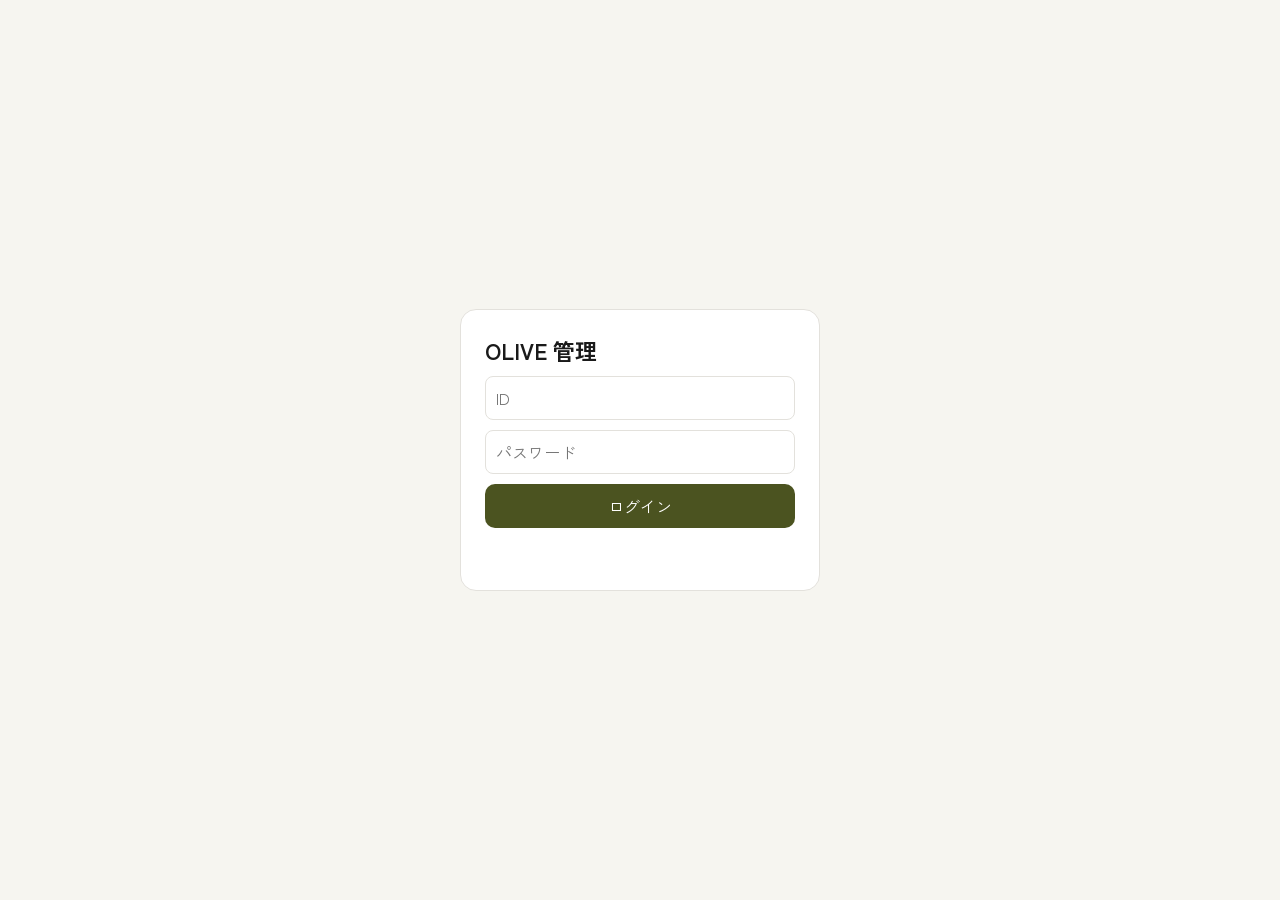
<file: admin/preview.html>
<!DOCTYPE html>
<html lang="ja">
<head>
<meta charset="utf-8">
<script src="../lib/olive/err.js?v=v3.65"></script><!-- 画面のエラーを送る（一番初めに読む） -->
<script src="../lib/olive/core.js?v=v3.65"></script><!-- 全部のサイトで使う小さい部品（esc・金額・通信の知らせ・カタカナ） -->
<script src="../lib/olive/photo.js?v=v3.65"></script><!-- 写真を小さくする -->
<script src="../lib/olive/sheet.js?v=v3.65"></script><!-- ヒアリングシートの項目 -->
<script src="../lib/olive/contract.js?v=v3.65"></script><!-- 契約書の中身（マイページの PDF・POS と管理サイトの書類で同じ） -->
<script src="../lib/olive/staff_docs.js?v=v3.65"></script><!-- スタッフの書類（POS と同じ） -->
<meta name="viewport" content="width=device-width, initial-scale=1, viewport-fit=cover">
<meta name="robots" content="noindex,nofollow">
<title>OLIVE 管理</title>
<!-- 店の Apps Script「日報フォーム送信」は、このページから公開の鍵を読む（2026-10-19：ファイルを分けて鍵が js に移り、黒服の日報が届かなくなったので戻した。消さない）：SUPABASE_KEY='sb_publishable_pPfJUvJd6iJeHBNiD7XkWA_2RKF7JYw' --><!-- admin v3.65 -->
<link rel="preconnect" href="https://fonts.googleapis.com"><link rel="preconnect" href="https://fonts.gstatic.com" crossorigin><link href="https://fonts.googleapis.com/css2?family=Zen+Kaku+Gothic+New:wght@400;500;700&display=swap" rel="stylesheet"><style>button,input,select,textarea{font-family:inherit}</style><!-- 書体：Zen Kaku Gothic New（オーナー 2026-10-18） -->
<link rel="stylesheet" href="../lib/olive/olive.css?v=v3.65"><link rel="stylesheet" href="admin.css?v=v3.65"><!-- 2026-10-19：見た目は admin.css、プログラムは js/ に画面ごとに分けた（中身はそのまま） -->
</head>
<body>
<div id="vLogin" class="hide"><form class="box" id="loginForm" autocomplete="on">
  <h1>OLIVE 管理</h1>
  <input id="lid" placeholder="ID" autocomplete="username" autocapitalize="off" spellcheck="false">
  <input id="lpw" type="password" placeholder="パスワード" autocomplete="current-password">
  <button class="primary" type="submit">ログイン</button>
  <div class="err" id="loginErr"></div>
</form></div>

<div id="vApp" class="hide">
  <div class="top">
    <button id="menuBtn">☰</button>
    <span class="ttl">OLIVE 管理</span>
    <select id="storeSel"></select><span id="storeName" style="font-weight:700"></span>
    <span class="who" id="who"></span>
    <button id="logoutBtn">ログアウト</button>
  </div>
  <div id="alertBar"></div>
  <div class="body">
    <nav id="nav"></nav>
    <main id="main"></main>
  </div>
</div>
<div id="toast"></div>

<script src="../lib/supabase-js@2.116.0.js"></script>
<script src="js/00_core.js?v=v3.65"></script>
<script src="js/01_pages.js?v=v3.65"></script>
<script src="js/02_login.js?v=v3.65"></script>
<script src="js/03_realtime.js?v=v3.65"></script>
<script src="js/04_pw_alert.js?v=v3.65"></script>
<script src="js/05_menu.js?v=v3.65"></script>
<script src="js/06_not_yet.js?v=v3.65"></script>
<script src="js/08_pl.js?v=v3.65"></script>
<script src="js/09_bill_edit.js?v=v3.65"></script>
<script src="js/10_register.js?v=v3.65"></script>
<script src="js/11_slide.js?v=v3.65"></script>
<script src="js/11_rewards.js?v=v3.65"></script>
<script src="js/11_items.js?v=v3.65"></script>
<script src="js/12_cast_settings.js?v=v3.65"></script>
<script src="js/13_staff.js?v=v3.65"></script>
<script src="js/14_cast_stats.js?v=v3.65"></script>
<script src="js/15_bills.js?v=v3.65"></script>
<script src="js/16_history.js?v=v3.65"></script>
<script src="js/17_customer_site.js?v=v3.65"></script>
<script src="js/18_invoices.js?v=v3.65"></script>
<script src="js/19_store_info.js?v=v3.65"></script>
<script src="js/20_pos_settings.js?v=v3.65"></script>
<script src="js/20_notice.js?v=v3.65"></script>
<script src="js/20_shift.js?v=v3.65"></script>
<script src="js/20_shift_settings.js?v=v3.65"></script>
<script src="js/21_punches.js?v=v3.65"></script>
<script src="js/22_terminals.js?v=v3.65"></script>
<script src="js/23_display.js?v=v3.65"></script>
<script src="js/24_cust_share.js?v=v3.65"></script>
<script src="js/25_line_square.js?v=v3.65"></script>
<script src="js/25_staff_req.js?v=v3.65"></script>
<script src="js/25_todo.js?v=v3.65"></script>
<script src="js/25_daily_contract.js?v=v3.65"></script>
<script src="js/25_admin_ids.js?v=v3.65"></script>
<script src="js/26_password.js?v=v3.65"></script>
<script src="js/28_open_tasks.js?v=v3.65"></script>
<script src="js/29_resv.js?v=v3.65"></script>
<script src="js/30_key.js?v=v3.65"></script>
<script src="js/31_line_auto.js?v=v3.65"></script><!-- v1.98・SQL 341：LINE自動送信 -->
<script src="js/32_shared_memo.js?v=v3.65"></script><!-- v2.09・SQL 363：メモ一覧の共有メモ -->
<script src="js/33_ab_stock.js?v=v3.65"></script><!-- v2.10・SQL 364：棚卸し -->
<script src="js/34_product_sum.js?v=v3.65"></script><!-- v2.13・SQL 370：商品集計 -->
<script src="js/35_staff_docs.js?v=v3.65"></script><!-- SQL 445：スタッフの書類 -->
<script src="js/37_applicants.js?v=v3.65"></script><!-- SQL 488：応募者 -->
<script src="js/38_pay_slip.js?v=v3.65"></script><!-- SQL 703・704：報酬支払明細書 -->
<script src="js/36_purge.js?v=v3.65"></script><!-- SQL 470：データの削除（オーナーだけ） -->
<script src="js/27_owner_groups.js?v=v3.65"></script>
<script src="js/90_start.js?v=v3.65"></script><!-- 始めの処理（いちばん最後） -->
</body>
</html>
</file>
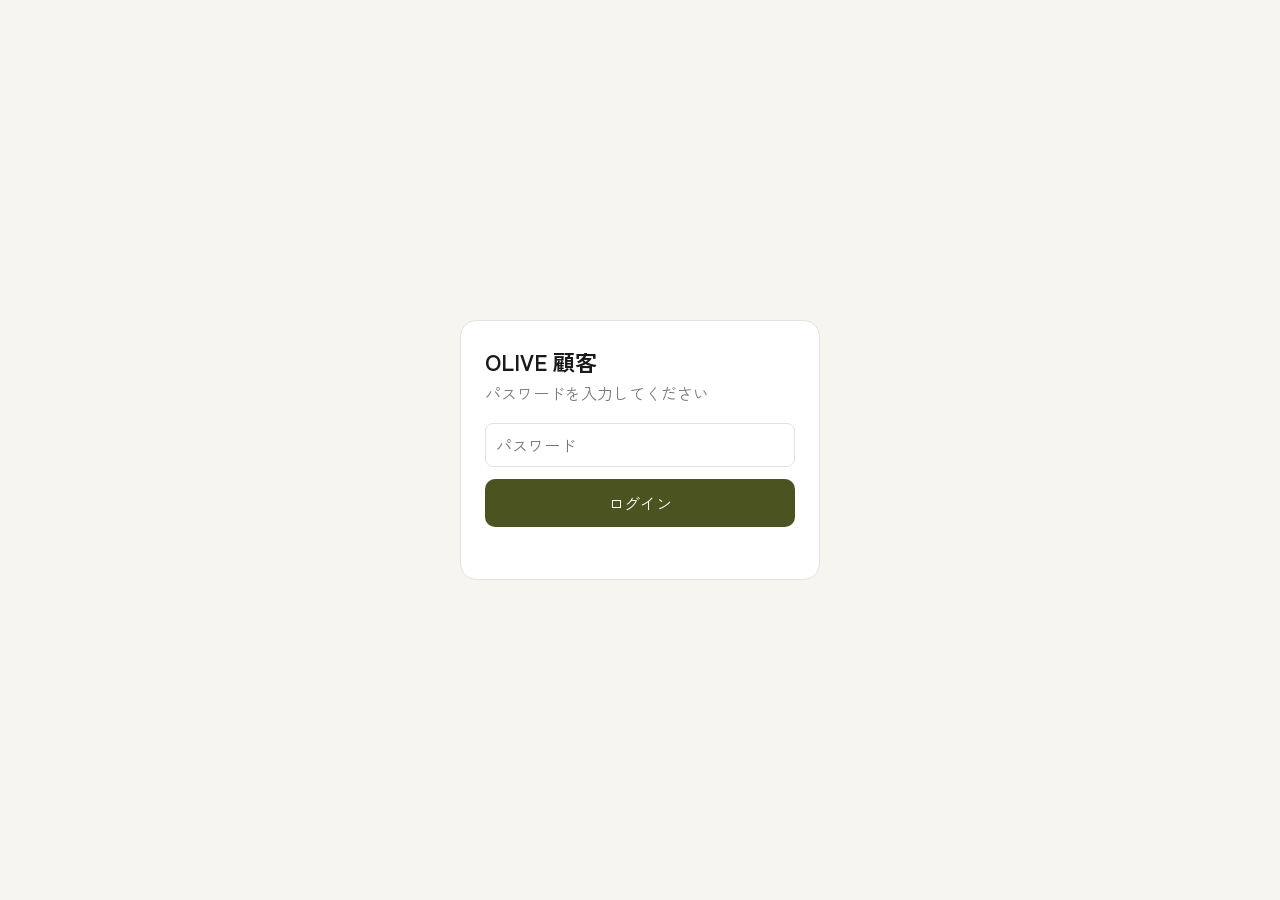
<file: customer/preview.html>
<!DOCTYPE html>
<html lang="ja">
<head>
<meta charset="utf-8">
<script src="../lib/olive/err.js?v=v2.04"></script><!-- 画面のエラーを送る（一番初めに読む） -->
<script src="../lib/olive/core.js?v=v2.04"></script><!-- 全部のサイトで使う小さい部品（esc・金額・通信の知らせ・カタカナ） -->
<script src="../lib/olive/customer.js?v=v2.04"></script><!-- POS の顧客画面と顧客サイトで同じ部品 -->
<meta name="viewport" content="width=device-width, initial-scale=1, viewport-fit=cover">
<meta name="apple-mobile-web-app-capable" content="yes">
<meta name="robots" content="noindex,nofollow">
<title>OLIVE 顧客</title><!-- customer v2.04 -->
<link rel="preconnect" href="https://fonts.googleapis.com"><link rel="preconnect" href="https://fonts.gstatic.com" crossorigin><link href="https://fonts.googleapis.com/css2?family=Zen+Kaku+Gothic+New:wght@400;500;700&display=swap" rel="stylesheet"><link rel="stylesheet" href="../lib/olive/olive.css?v=v2.04">
<style>button,input,select,textarea{font-family:inherit}</style><!-- 書体：Zen Kaku Gothic New（オーナー 2026-10-18） -->
<style>
  
  
  html,body{margin:0;background:var(--bg);color:var(--ink);font-family:"Zen Kaku Gothic New",-apple-system,"Hiragino Sans","Noto Sans JP",sans-serif;font-size:16px}
  body{padding-bottom:env(safe-area-inset-bottom)}
  button{font:inherit;cursor:pointer;border:none;border-radius:10px;padding:10px 14px;min-height:44px;background:var(--soft);color:var(--ink)}
  button.primary{background:var(--blue);color:#fff}button.ok{background:var(--acc);color:#fff}button.danger{background:var(--warn);color:#fff}
  button.edit{background:var(--edit);color:#fff}
  button.ghost{background:transparent;border:1px solid var(--line)}button.sm{min-height:0;padding:6px 10px;font-size:14px}
  button.chip{background:#fff;border:1px solid var(--line);border-radius:999px;padding:7px 14px;font-size:14px}button.chip.on{background:var(--ink);color:#fff;border-color:var(--ink)}
  button:disabled{opacity:.4}
  input,select,textarea{font:inherit;font-size:16px;padding:10px;border:1px solid var(--line);border-radius:8px;background:#fff;color:var(--ink);width:100%}
  textarea{line-height:1.5;resize:vertical}
  .muted{color:var(--muted)}small{font-size:13px}
  .hide{display:none!important}

  /* ログイン */
  #vLogin{min-height:100vh;display:flex;align-items:center;justify-content:center;padding:24px}
  #vLogin .box{width:100%;max-width:360px;background:#fff;border:1px solid var(--line);border-radius:16px;padding:24px}
  #vLogin h1{margin:0 0 4px;font-size:22px}#vLogin p{margin:0 0 18px}
  #vLogin button{min-height:0;width:100%;margin-top:12px;padding:12px}
  .err{color:var(--warn);font-size:14px;min-height:20px;margin-top:8px}

  /* 共通の上部バー */
  .top{position:sticky;top:0;z-index:5;background:var(--head);color:#fff;border-bottom:1px solid var(--head);padding:10px 16px;padding-top:calc(10px + env(safe-area-inset-top));display:flex;align-items:center;gap:10px}
  .top button.ghost{background:transparent;color:#fff;border-color:rgba(255,255,255,.4)} /* v1.38：ヘッダーは3つのサイトで同じ色（色の決まり） */
  .top .ttl{font-weight:700;font-size:17px;flex:1;min-width:0;overflow:hidden;text-overflow:ellipsis;white-space:nowrap}
  .wrap{max-width:720px;margin:0 auto;padding:12px 16px 40px}

  /* 一覧 */
  .tools{display:flex;gap:8px;align-items:center;flex-wrap:wrap;margin:10px 0}
  .tools select{width:auto;padding:7px 10px;font-size:14px}
  .rows{display:flex;flex-direction:column;gap:6px}
  .row{display:block;width:100%;text-align:left;background:#fff;border:1px solid var(--line);border-radius:10px;padding:10px 12px}
  .row{display:flex;flex-wrap:wrap;align-items:baseline;gap:2px 14px}.row .nm{font-weight:700}.row .sub{font-size:13px;color:var(--muted)} /* v1.34：名前と来店日・係・キープ名を1行に（入りきらない幅の時だけ折り返す） */
  .badge{display:inline-block;font-size:12px;padding:2px 8px;border-radius:999px;background:var(--gold);color:#fff;white-space:nowrap;vertical-align:1px;font-weight:400}
  .badge.gray{background:var(--muted)}.badge.k{background:var(--ink)}.badge.warnb{background:var(--warn)}

  /* 詳細 */
  .card{background:#fff;border:1px solid var(--line);border-radius:14px;padding:16px;margin-bottom:12px}
  .card h2{margin:0 0 10px;font-size:14px;color:var(--muted);display:flex;align-items:center;gap:8px}
  .card h2 button{margin-left:auto}
  .kv{display:grid;grid-template-columns:6.5em 1fr;gap:6px 10px;font-size:15px}
  .kv.info{margin:0}.kv.info dd:first-of-type{padding-right:84px}
  .kv dt{color:var(--muted);font-size:13px;padding-top:2px}.kv dd{margin:0;overflow-wrap:anywhere}
  .memo{white-space:pre-wrap;overflow-wrap:anywhere;line-height:1.6;font-size:15px}
  .req{background:var(--gold-soft);border:1px solid var(--brand);border-radius:10px;padding:8px 10px;margin-top:8px;font-size:14px}
  .req .who{font-size:12px;color:var(--muted)}
  .bt{border:1px solid var(--line);border-radius:10px;padding:10px;margin-bottom:8px;background:var(--soft)}
  .bt .nm{font-weight:700;font-size:16px}.bt .sub{font-size:12px;color:var(--muted);margin:2px 0 8px}
  .bt .ops{display:flex;gap:6px;align-items:center}
  .bt .ops select{width:auto;flex:1;padding:8px}
  .vis{display:flex;justify-content:space-between;gap:8px;padding:7px 0;border-bottom:1px solid var(--line);font-size:14px}
  .vis:last-child{border-bottom:none}.vis .amt{font-variant-numeric:tabular-nums;white-space:nowrap}
  .vyr{border-top:1px solid var(--line)}.vyr>summary{list-style:none;cursor:pointer;display:flex;justify-content:space-between;padding:9px 0;font-size:14px;font-weight:600}.vyr>summary::-webkit-details-marker{display:none}.vyr>summary::after{content:'▾';color:var(--muted)}.vyr[open]>summary::after{content:'▴'}.vyr>div{padding-left:12px}
  label.f{display:block;margin-bottom:10px;font-size:13px;color:var(--muted)}label.f input,label.f select,label.f textarea{margin-top:4px;color:var(--ink)}

  /* ダイアログ・トースト */
  .modal{position:fixed;inset:0;z-index:50;background:rgba(0,0,0,.4);display:none;align-items:flex-end;justify-content:center}
  .modal.on{display:flex}
  .sheet{background:#fff;width:100%;max-width:560px;border-radius:16px 16px 0 0;padding:18px 16px calc(16px + env(safe-area-inset-bottom));max-height:92vh;overflow:auto}
  @media (min-width:600px){.modal{align-items:center}.sheet{border-radius:16px}}
  .sheet h3{margin:0 0 12px;font-size:17px}.sheet .msg{white-space:pre-wrap;margin-bottom:14px;line-height:1.5}
  .sheet .btns{display:flex;gap:8px;justify-content:flex-end;margin-top:12px}.sheet .btns button{min-width:88px}
  .sheet:has(>.dx){position:relative;padding-right:44px}button.xb.dx{position:absolute;top:10px;right:10px;font-size:24px!important} /* v1.66：見るだけの小窓は右上の × で閉じる（オーナー 2026-11-06） */
  #toast{position:fixed;left:50%;bottom:calc(24px + env(safe-area-inset-bottom));transform:translateX(-50%);background:var(--ink);color:#fff;padding:10px 18px;border-radius:999px;font-size:14px;z-index:60;display:none;max-width:90vw;text-align:center}
  #toast.on{display:block}
  .loading{padding:30px 0;text-align:center;color:var(--muted)}
/* v1.9：ボトル欄の枠の高さをそろえる */
.bt .ops select,.bt .ops button{min-height:0;height:36px;box-sizing:border-box;padding-top:0;padding-bottom:0}
/* v1.10：ボトル欄を POS の顧客画面と同じ2段に（銘柄・日付・残量／キープ名・飲切・期限切・ボトル移動）。枠の高さは36pxでそろえる */
.bt .b1{display:flex;align-items:center;gap:8px;margin-bottom:6px}.bt .b1 .nm{flex:1 1 0;min-width:0;overflow-wrap:anywhere;line-height:1.35}.bt .b1 .nm small{font-size:12px;font-weight:400;margin-left:6px;white-space:nowrap;color:var(--muted)}
.bt .b2{display:flex;flex-wrap:wrap;align-items:center;gap:6px;font-size:13px}.bt .b2 .kn{flex:1 1 90px;min-width:0;display:flex;align-items:center;gap:4px}.bt .b2 .kn span{white-space:nowrap;font-size:11px}/* v1.12：キープ名の文字を小さく・ボタンは「移動」 */.bt .b2 .kn input{flex:1 1 0;min-width:0;width:0}.bt .b2 .kn{position:relative}.bt .b2 .kn span{position:absolute;left:7px;top:2px;font-size:9px;line-height:1;pointer-events:none;z-index:1}.bt .b2 .kn input{padding-top:11px}/* v1.65：「キープ名」は欄の左上に小さく（POS と同じ。オーナー 2026-11-06） */.bt .b3{display:flex;gap:6px;flex:none;margin-left:auto}.bt .b3 button{white-space:nowrap}
.bt .b1 select{flex:none;width:auto;padding-left:8px;padding-right:4px}
.bt .b3{gap:4px}.bt .b3 button{padding-left:5px;padding-right:5px;font-size:13px} /* v1.55：ボタンが4つ（共同）でもキープ名の枠を狭くしない */
/* v1.58：銘柄が長い時は銘柄を「…」で短くして、開けた日と「共同 ○○ 様」は必ず出す（2026-11-01 成田様のマッカランで共同が切れていた） */
.bt .b1 select,.bt .b2 input,.bt .b3 button{min-height:0;height:36px;box-sizing:border-box;padding-top:0;padding-bottom:0}.bt .b2 input{padding-left:8px;padding-right:8px;font-size:15px}
/* v1.11：期限切れ・ボトル移動の行は1行に収まるまで文字を小さくする（fitLine） */
/* v1.14：v1.13 の枠・［戻す］をやめ、期限切れ・移動は飲み切り済と同じ小さな文字で1本1行（［戻す］なし） */
.vis .fit1{flex:1 1 0;min-width:0;white-space:nowrap;overflow:hidden;text-overflow:ellipsis}
#btSel,#btRem,#btAdd{height:40px;box-sizing:border-box;padding-top:0;padding-bottom:0}
  /* 15番：入力欄の高さは全部 44px */
  
  .bt .ops button,.bt .b3 button,#btAdd{min-height:0;height:44px!important;box-sizing:border-box;padding-top:0;padding-bottom:0} /* 入力欄の横のボタンも 44px */
/* v1.50：管理サイト・黒服マイページの中で編集の券が無い人（閲覧のみ・限定項目が不可）には、編集につながるボタンを出さない（オーナー 2026-10-24「不可の人には編集ボタンを表示させなければいいだけ」） */
html.ro #editInfo,html.ro #editMemo,html.ro #cuDel,html.ro #btcAdd,html.ro [data-sh],html.ro [data-bte],html.ro [data-btd],html.ro [data-unexp]{display:none!important}
html.ro [data-kn]{pointer-events:none;border-color:transparent}
  button.xb{background:none!important;border:none!important;box-shadow:none;border-radius:6px;padding:4px 6px!important;margin:0;width:auto!important;min-width:0;height:auto!important;min-height:0;font:inherit;font-size:18px!important;line-height:1;color:var(--muted)!important;flex:none;cursor:pointer}button.xb.img{position:absolute;top:2px;right:4px;color:var(--card)!important;text-shadow:0 0 4px var(--ink)}button.xb.img.lt{color:var(--muted)!important;text-shadow:none} /* 2026-11-05：行・写真の × は枠なし・うすく小さく（オーナー「×に枠はダサい、スペース食う」） */
</style>
</head>
<body>

<!-- ログイン -->
<div id="vLogin" class="hide">
  <div class="box">
    <h1>OLIVE 顧客</h1>
    <p class="muted">パスワードを入力してください</p>
    <form id="loginForm" autocomplete="off">
      <input id="pw" type="password" autocomplete="current-password" placeholder="パスワード">
      <button class="primary" type="submit" id="loginBtn">ログイン</button>
      <div class="err" id="loginErr"></div>
    </form>
  </div>
</div>

<!-- 一覧 -->
<div id="vList" class="hide">
  <div class="top"><span class="ttl" id="storeName">顧客</span><button class="ghost sm" id="menuBtn">メニュー</button></div>
  <div class="wrap">
    <input id="q" type="search" placeholder="お名前・フリガナ・会社名・領収書名・キープ名で検索" autocomplete="off">
    <div class="tools">
      <select id="months" aria-label="期間"></select>
      <button class="ok sm" id="newBtn" style="margin-left:auto">＋新規</button>
    </div>
    <div class="muted" id="count" style="font-size:13px;margin-bottom:6px"></div>
    <div class="rows" id="rows"><div class="loading">読み込み中…</div></div>
  </div>
</div>

<!-- 詳細 -->
<div id="vDetail" class="hide">
  <div class="top"><button class="ghost sm" id="backBtn">‹ 一覧</button><span class="ttl" id="dName"></span></div>
  <div class="wrap" id="detail"></div>
</div>

<div class="modal" id="modal"><div class="sheet" id="sheet"></div></div>
<div id="toast"></div>

<script src="../lib/supabase-js@2.116.0.js"></script>
<!-- プログラムは js/ に役目ごとに分けた（中身はそのまま。読み込む順に意味がある：始めの処理は 90_start.js） -->
<script src="js/00_core.js?v=v2.04"></script>
<script src="js/02_list.js?v=v2.04"></script>
<script src="js/03_detail.js?v=v2.04"></script>
<script src="js/04_edit.js?v=v2.04"></script>
<script src="js/05_ng.js?v=v2.04"></script>
<script src="js/90_start.js?v=v2.04"></script>
</body>
</html>
</file>
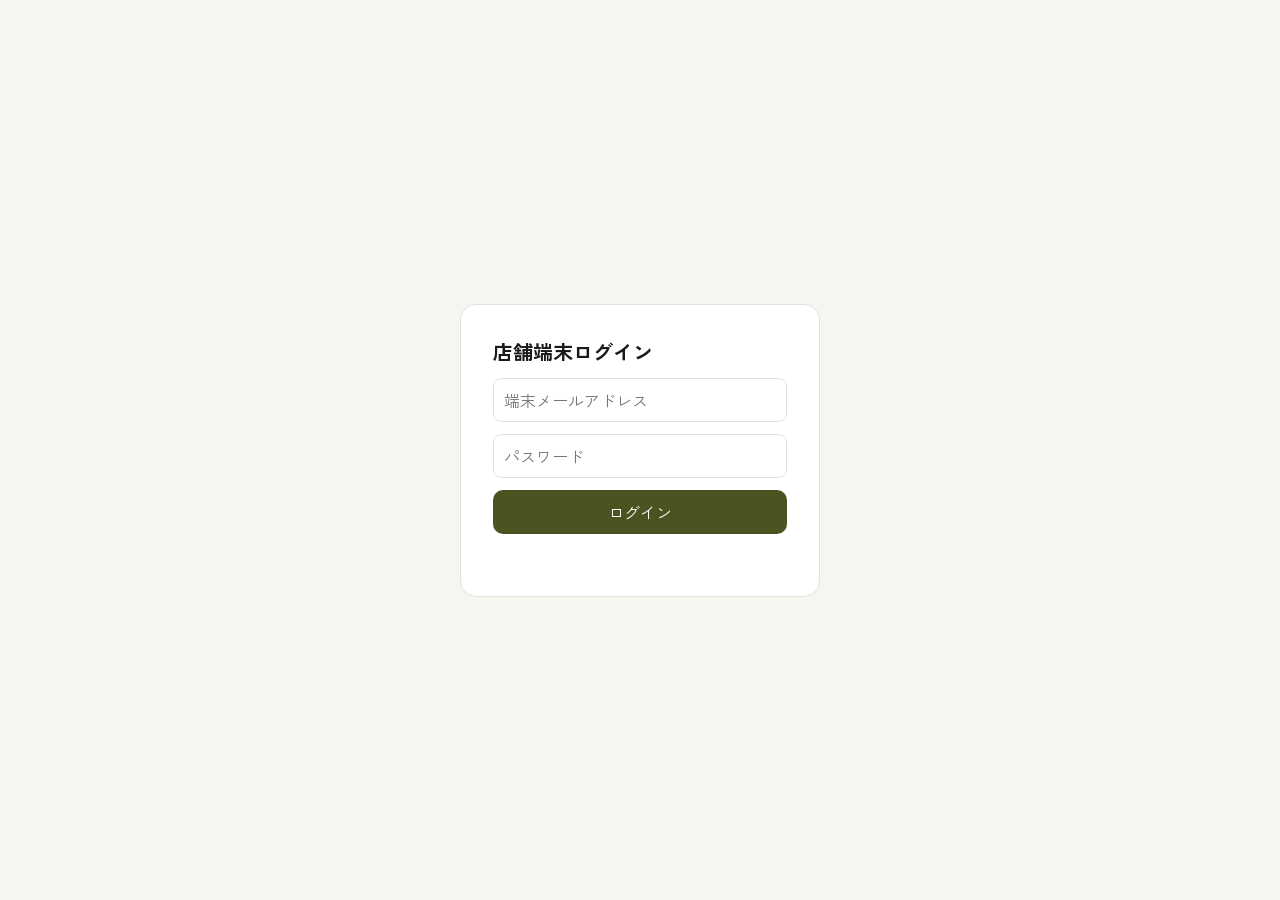
<file: pos/preview.html>
<!doctype html><html lang="ja"><head><meta charset="utf-8"><meta name="viewport" content="width=device-width,initial-scale=1"><title>OLIVE 会計</title>
<!-- 2026-10-19：POS の中身は index.html の1つだけにした（二重をやめる）。このページは index.html へ案内するだけ（?slot= や # もそのまま渡す） -->
<script>location.replace('index.html'+location.search+location.hash);</script></head>
<body><a href="index.html">OLIVE 会計を開く</a></body></html>
</file>
<file: lib/olive/olive.css>
/* どのサイトも同じ色の名前と値（ここだけで決める。サイトにしかない色は、そのサイトの css に置く） */
:root{--bg:#f6f5f0;--card:#fff;--ink:#1a1a1a;--muted:#7a7a7a;--line:#e3e1dc;--soft:#f1f0e8;--head:#4b5320;--head2:#6b7436;--brand:#c9b37a;--brand-d:#a08a4f;--pri:#4b5320;--ok:#b8973e;--warn:#c0392b;--warn-soft:#fbe9e7;--gold-soft:#f8f0d8;--acc:var(--ok);--gold:var(--ok);--blue:var(--pri);--edit:var(--pri)}
/* どのサイトも同じ：大きさは枠まで含めて数える・押した時の灰色の影を出さない */
*{box-sizing:border-box;-webkit-tap-highlight-color:transparent}

/* 入力欄・選ぶ欄・表・しるし（B6・2026-11-16 オーナー「ア」：大きさは管理サイトに合わせ、全部のサイトで1つ。サイトだけの違い（幅・色など）はサイトの css に残す） */
input,select{font:inherit;font-size:16px;padding:0 10px;border:1px solid var(--line);border-radius:8px;background:#fff;color:var(--ink)}
input:not([type=checkbox]):not([type=radio]):not([type=file]):not([type=range]):not([type=color]),select{height:44px!important;min-height:44px;box-sizing:border-box;padding-top:0!important;padding-bottom:0!important}
table.t{width:100%;border-collapse:collapse}
table.t td,table.t th{padding:8px 6px;border-bottom:1px solid var(--line);text-align:left;font-size:15px;vertical-align:middle}
table.t th{font-size:13px;color:var(--muted);font-weight:400}
.badge{font-size:12px;padding:2px 8px;border-radius:999px;white-space:nowrap;background:var(--gold);color:#fff}
.badge.warnb{background:var(--warn)}
.badge.gray{background:var(--muted)}

/* 縦に並べる箱（どのサイトも同じ）：中の行は縮めない。高さの決まった縦の箱で、iPad の Safari が行を中身より小さく縮め、長い名前がとなりの行に重なった（POS の顧客の一覧・注文の列）。
   縦に並べて高さが決まる箱は、その場で flex-direction:column を書かずに o-stack を使う（見張り K12）。小窓（mkModal の .modal .box）の中の行も同じ */
.o-stack{display:flex;flex-direction:column}
.o-stack>*,.modal .box>*{flex-shrink:0}
/* 横に広い表の箱（どのサイトも同じ）：箱より広い時は横に動かせる。続きのある側の端を薄くして、動かせると分かるようにする（付け外しは core.js の oHint）。
   影を地に描くと表のマスの白い地に隠れたので、中身の端を薄くする形（iPad で伝票一覧の右の列・応募者の［詳細］が切れて見えた） */
.o-hscroll{overflow-x:auto;-webkit-overflow-scrolling:touch}
.o-hscroll.o-more-r{-webkit-mask-image:linear-gradient(to left,transparent,#000 32px);mask-image:linear-gradient(to left,transparent,#000 32px)}
.o-hscroll.o-more-l{-webkit-mask-image:linear-gradient(to right,transparent,#000 32px);mask-image:linear-gradient(to right,transparent,#000 32px)}
.o-hscroll.o-more-l.o-more-r{-webkit-mask-image:linear-gradient(to right,transparent,#000 32px,#000 calc(100% - 32px),transparent);mask-image:linear-gradient(to right,transparent,#000 32px,#000 calc(100% - 32px),transparent)}
/* 枠の中の長い文（どのサイトも同じ）：枠で切らずに折り返す（マイページのシフトの「出勤なし」が日のマスの線で切れた） */
.o-wrap{min-width:0;white-space:normal!important;overflow-wrap:anywhere}
/* 書類の撮影のカメラの小窓（scan.js。POS の領収書精算とマイページのスカウト請求書） */
.box.clcam{width:min(980px,96vw);padding:0;overflow:hidden;background:var(--ink);position:relative}.box.clcam .dx{color:var(--card);z-index:2}.clcv{position:relative;height:min(68vh,640px)}.clcv video,.clcv canvas{position:absolute;left:0;top:0;width:100%;height:100%}.clcv video{object-fit:contain}.clcb{height:88px;display:flex;align-items:center;justify-content:center}.clsh{width:66px;height:66px;border-radius:50%;border:4px solid var(--card);background:var(--card);box-shadow:inset 0 0 0 4px var(--ink);padding:0;cursor:pointer}.box.clcam .bar{background:var(--card)}
/* 半角の見出し「ｱﾌﾟﾛｰﾁ」（core.js の APR_HK） */
.hk{font-size:1.1em;white-space:nowrap}.hk i{font-style:normal;letter-spacing:-.2em}
</file>
<file: cast/cast.css>
html,body{margin:0;background:var(--bg);color:var(--ink);font-family:"Zen Kaku Gothic New",-apple-system,"Hiragino Sans","Noto Sans JP",sans-serif;font-size:16px}
  .top{position:sticky;top:0;z-index:5;background:var(--head);color:#fff;display:flex;align-items:center;gap:10px;padding:12px 16px;padding-top:calc(12px + env(safe-area-inset-top))}
  .top b{font-size:18px}.top .sub{margin-left:auto;font-size:13px;color:var(--line)}
  .top button{background:transparent;border:1px solid var(--line);color:#fff;border-radius:8px;height:34px;padding:0 12px;font:inherit;font-size:14px}
  main{max-width:520px;margin:0 auto;padding:14px 14px 40px}
  .card{background:var(--card);border:1px solid var(--line);border-radius:14px;padding:16px;margin-bottom:10px}
  .c{text-align:center;padding:24px 16px}.big{font-size:22px;font-weight:700;margin-bottom:8px}
  .code{font-size:42px;font-weight:700;letter-spacing:.2em;margin:16px 0 10px;color:var(--head);font-variant-numeric:tabular-nums}
  .muted{color:var(--muted)}.sm{font-size:13px}.lkb{background:var(--card);border:1px solid var(--line);border-radius:999px;padding:5px 14px;font:inherit;font-size:14px;color:var(--ink);cursor:pointer}.err{color:var(--warn)}
  .hello{font-size:20px;font-weight:700;margin:2px 2px 10px}
  .row{display:flex;justify-content:space-between;align-items:baseline;gap:10px;padding:4px 0}.row b{font-variant-numeric:tabular-nums;white-space:nowrap}
  .row.warn b{color:var(--warn)}
  .bar{height:10px;background:var(--soft);border-radius:6px;margin:8px 0 6px;overflow:hidden}.bar i{display:block;height:100%;background:var(--brand)}
  .tiles{display:grid;grid-template-columns:1fr 1fr;gap:10px}
  .tile{position:relative;text-align:left;background:var(--card);border:1px solid var(--line);border-radius:12px;padding:16px 12px;min-height:84px;font:inherit;color:var(--ink);cursor:pointer}
  .tile{display:flex;align-items:center}.tile b{display:block;font-size:17px}.tile small{position:absolute;top:8px;right:8px;font-size:11px;color:var(--muted);border:1px solid var(--line);border-radius:999px;padding:1px 7px;white-space:nowrap} /* v0.46：説明の小さい字は右上に。タイトルの位置は同じ（オーナー 2026-10-18） */
  .tile[disabled]{cursor:default;opacity:.55}.tile .soon{position:absolute;top:8px;right:8px;font-size:11px;color:var(--muted);border:1px solid var(--line);border-radius:999px;padding:1px 7px}
  .subh{color:var(--muted);margin:0 2px 8px;font-size:14px}
  .warnbox{background:var(--warn-soft);border:1px solid var(--line);border-radius:12px;padding:12px;margin-bottom:12px;font-size:14px}
  .warnbox b.t{color:var(--warn);display:block;margin-bottom:6px}.warnbox table{width:100%;border-collapse:collapse}.warnbox td{padding:6px 4px;border-top:1px solid var(--line)}
  .warnbox td:last-child{text-align:right;font-weight:700;white-space:nowrap}.warnbox tr.hi td{background:var(--card);color:var(--warn)}.warnbox .now{margin-top:6px;font-size:13px;color:var(--warn)}
  label.f,div.f{display:block;font-size:13px;color:var(--muted);margin-bottom:4px}textarea{width:100%;min-height:90px;font:inherit;font-size:16px;border:1px solid var(--line);border-radius:8px;padding:10px;background:var(--card);color:var(--ink);resize:vertical}
  .btn{display:block;width:100%;border:0;border-radius:10px;padding:10px 14px;min-height:44px;font:inherit;font-weight:700;background:var(--pri);color:#fff;cursor:pointer}.btn.g{background:var(--card);color:var(--ink);border:1px solid var(--line);font-weight:400}.btn.d{background:var(--warn);color:#fff}.btn[disabled]{opacity:.6}
  table.t td{white-space:nowrap;font-variant-numeric:tabular-nums}table.t td.mk{color:var(--warn);font-size:12px}
  .mon{display:flex;justify-content:space-between;align-items:center;margin:0 2px 10px;font-size:17px}.mon button{background:none;border:0;font:inherit;font-size:24px;color:var(--muted);padding:0 10px}.mon button[disabled]{opacity:.25}
  .row.s{border-top:1px solid var(--line);font-weight:700}.row.n{font-size:18px;border-top:2px solid var(--head);padding-top:8px;margin-top:4px}.gh{font-size:12px;color:var(--muted);margin-bottom:2px}.ttl{text-align:center;font-weight:700;margin-bottom:6px}
  .sign{width:100%;height:180px;border:1px solid var(--line);border-radius:8px;background:var(--card);touch-action:none;display:block}
  .dlg{position:fixed;inset:0;background:rgba(0,0,0,.35);display:flex;align-items:center;justify-content:center;padding:24px;z-index:50}
  .dlg .box{background:var(--card);border-radius:16px;padding:20px 18px 16px;width:min(360px,100%);text-align:left} /* v0.71：知らせの箱の文は左揃え（オーナー 2026-10-26。スキル olive-left-align） */
  .tdy{background:var(--head)!important;border-color:var(--head)!important;color:#fff!important}.tdy small{color:#fff!important} /* v0.71：カレンダーの今日（案ウ） */.dlg p{margin:0 0 16px;white-space:pre-wrap;line-height:1.6}
  .dlg .bt{display:flex;gap:8px}.dlg .bt .btn{flex:1}
  .dlg .box.xv{position:relative;padding-top:22px}.dlg .xv>p{margin:0;padding-right:24px}.dlg button.xb.dx{position:absolute;top:8px;right:8px;font-size:22px!important} /* v1.39：見るだけの小窓の右上の × */
  .hide{display:none!important}
  .seg{display:flex;border:1px solid var(--pri);border-radius:10px;overflow:hidden;margin-bottom:12px}.seg button{flex:1;padding:9px;font:inherit;background:var(--card);color:var(--ink);border:0}.seg button.on{background:var(--pri);color:#fff} /* v0.88：欠勤／遅刻の切り替え */
  button.xb{background:none!important;border:none!important;box-shadow:none;border-radius:6px;padding:4px 6px!important;margin:0;width:auto!important;min-width:0;height:auto!important;min-height:0;font:inherit;font-size:18px!important;line-height:1;color:var(--muted)!important;flex:none;cursor:pointer}button.xb.img{position:absolute;top:2px;right:4px;color:var(--card)!important;text-shadow:0 0 4px var(--ink)}button.xb.img.lt{color:var(--muted)!important;text-shadow:none} /* 2026-11-05：行・写真の × は枠なし・うすく小さく（オーナー「×に枠はダサい、スペース食う」） */
/* 報酬明細は1つの枠に、区切りは細い線だけ（SQL 468・2026-11-12 オーナー） */
.card.one .sec{border-top:1px solid var(--line);padding:8px 0}.card.one .sec:first-child{border-top:none;padding-top:0}.card.one .sec:last-child{padding-bottom:0}
  /* 伝票一覧のカードの右上の係小計（言葉の幅と数の幅を決めて、カードごとに数の右端と始まりがずれないように） */
  .blam{display:inline-flex;align-items:baseline;gap:6px}.blam small{display:inline-block;width:3.3em;font-size:12px}.blam b{display:inline-block;min-width:4.2em;text-align:right;font-variant-numeric:tabular-nums}
  .blam.ks small,.blam.ks b{color:var(--brand-d)}.blam.ks.neg b{color:var(--warn)}
</file>
<file: pos/pos.css>
:root{--tile-a:#eef0e0;--tile-b:#d3d8b0;--tile-bd:#8a9150;--busy-a:#f5e6b0;--busy-b:#c9a94f;--oki-a:#e8e8e8;--oki-b:#bdbdbd;--warn-d:#8b1e1b}
  
  html,body{margin:0;height:100%;background:var(--bg);color:var(--ink);font-family:"Zen Kaku Gothic New",-apple-system,"Hiragino Sans","Noto Sans JP",sans-serif}
  body{display:flex;flex-direction:column;overflow:hidden}
  header{display:flex;align-items:center;gap:12px;padding:10px 20px;background:#fff;border-bottom:1px solid var(--line)}
  header .store{font-weight:700;font-size:18px}
  header .clock{margin-left:auto;font-variant-numeric:tabular-nums;font-size:18px}
  main{flex:1;overflow:auto;padding:16px 20px}
  .view{display:none}.view.on{display:block}
  button{font:inherit;cursor:pointer;border:none;border-radius:10px;padding:10px 16px;min-height:44px;background:var(--soft);color:var(--ink)}
  button.primary{background:var(--blue);color:#fff}button.ok{background:var(--acc);color:#fff}
  button.danger{background:var(--warn);color:#fff}button.gold{background:var(--gold);color:#fff}
  button.ghost{background:transparent;border:1px solid var(--line)}button.sm{min-height:0;padding:6px 10px;font-size:13px}
  button.on{background:var(--ink);color:#fff}
  
  .tables{display:grid;grid-template-columns:repeat(auto-fill,minmax(180px,1fr));gap:12px}
  .tbl{background:var(--soft);border-radius:14px;min-height:150px;padding:12px;text-align:center;display:flex;flex-direction:column;justify-content:center;cursor:pointer;border:2px solid transparent}
  .tbl .name{font-weight:700;font-size:16px}.tbl .empty{font-size:26px;color:var(--head);margin-top:10px}
  .tbl.busy{background:var(--gold-soft);text-align:left;justify-content:flex-start;gap:4px}.tbl.busy.over{border-color:var(--warn)}
  .tbl .row{display:flex;justify-content:space-between;font-size:14px}.tbl .total{font-size:22px;font-weight:700;text-align:right}.tbl .casts{font-size:13px;color:var(--ink)}
  .alert{background:var(--warn-soft);color:var(--warn);padding:10px 14px;border-radius:10px;margin-bottom:12px;font-weight:700}
  .card{background:var(--card);border:1px solid var(--line);border-radius:14px;padding:16px}
  .cols{display:grid;grid-template-columns:.85fr .85fr 1fr 1.1fr;gap:12px}
  .item.cast{flex-direction:row;align-items:center;gap:6px}.item.cast .n{flex:1;min-width:0;display:flex;align-items:center;gap:6px;flex-wrap:wrap;font-size:17px;font-weight:700}.item.cast .nm{white-space:nowrap}.badge{white-space:nowrap}.item.cast .btns{display:flex;gap:6px}.item.cast .btns button{flex:1;padding-left:6px;padding-right:6px;white-space:nowrap}.item.cast .btns button[data-rmcast]{flex:none}
  h2{margin:0 0 10px;font-size:15px;color:var(--muted)}
  .cols>div,#bOrders>div{min-width:0}.cols .item{flex-wrap:wrap}.cols .item .n{flex:1 1 90px;min-width:0;overflow-wrap:anywhere}#bCust .item .n{flex:1 1 40px}.tbl .cust{font-size:13px;white-space:nowrap;overflow:hidden;text-overflow:ellipsis}.cols .item.cast .n{flex:1 1 0;min-width:0}
  button:disabled{opacity:.4;cursor:not-allowed}
  .pillbtn.brown.on{background:var(--head);box-shadow:0 0 0 3px var(--brand)}
  .list{display:flex;flex-direction:column;gap:6px}
  .item{display:flex;align-items:center;gap:8px;padding:8px 10px;border-radius:8px;background:var(--soft);border:1px solid var(--line)}
  .item .n{flex:1}.item .amt{font-variant-numeric:tabular-nums;min-width:90px;text-align:right}.item small{color:var(--muted)}.item .qb{cursor:pointer;text-decoration:underline dotted;text-underline-offset:3px}
  .badge.k{background:var(--ink)}
  .totals{display:grid;grid-template-columns:auto auto;gap:4px 20px;font-variant-numeric:tabular-nums;justify-content:end}.totals .big{font-size:28px;font-weight:800}
  .bar{display:flex;gap:10px;flex-wrap:wrap;margin-top:12px;align-items:center}
  .chips{display:flex;flex-wrap:wrap;gap:8px}.chip{padding:10px 14px;border-radius:999px;background:var(--soft);font-size:15px}.chip.on{background:var(--ink);color:#fff}
  .prodgrid{display:grid;grid-template-columns:repeat(auto-fill,minmax(160px,1fr));gap:8px}
  .ord4{display:grid;grid-template-columns:minmax(150px,1fr) minmax(200px,1.3fr) minmax(170px,1.2fr) minmax(170px,1.1fr);gap:10px;height:calc(100vh - 170px);min-height:420px}
  .ord4 .col{min-width:0;border:1px solid var(--line);border-radius:10px;background:var(--soft);display:flex;flex-direction:column;min-height:0}
  .ord4 .col h3{margin:0;padding:8px 10px;font-size:14px;border-bottom:1px solid var(--line);background:var(--soft);border-radius:10px 10px 0 0}
  .ord4 .body{overflow:auto;padding:8px;flex:1;gap:6px}
  .ord4 .ocat{white-space:nowrap;overflow:hidden;text-overflow:ellipsis;padding:12px 10px;border-radius:8px;background:#fff;border:1px solid var(--line);text-align:left;font-size:15px}.ord4 .ocat.on{background:var(--ink);color:#fff}
  .ord4 .oprod{display:flex;justify-content:space-between;align-items:center;gap:8px;padding:12px 10px;border-radius:8px;background:#fff;border:1px solid var(--line);text-align:left;font-size:15px}
  .ord4 .oprod .pb{background:var(--soft);border-radius:999px;padding:2px 10px;font-size:13px;white-space:nowrap}
  .ord4 .ocast,#subModal .ocast{padding:11px 10px;border-radius:8px;background:#fff;border:1px solid var(--line);text-align:left;font-size:15px}.ord4 .ocast.on,#subModal .ocast.on{background:var(--pri);color:#fff;border-color:var(--pri)}#subModal .subgrid{display:grid;grid-template-columns:repeat(4,1fr);gap:6px}.ord4 .ocgrid{display:grid;grid-template-columns:1fr 1fr;gap:6px}
  .ord4 .oline{background:#fff;border:1px solid var(--line);border-radius:8px;padding:8px 10px}.ord4 .oline.sel{border:2px solid var(--ink)}
  .ord4 .oline .r1{display:flex;justify-content:space-between;align-items:center;gap:6px}.ord4 .oline .nm{white-space:nowrap;overflow:hidden;text-overflow:ellipsis}.ord4 .oline .amt{font-variant-numeric:tabular-nums}.ord4 .oline small{color:var(--muted)}.ord4 .oline small.none{color:var(--warn)}
  .ord4 .qty{display:flex;align-items:center;gap:6px}.ord4 .qty button{min-height:0;width:34px;height:34px;padding:0;display:flex;align-items:center;justify-content:center;line-height:1;border-radius:8px;border:1px solid var(--line);background:#fff;font-size:18px}.ord4 .qty{flex:none}.ord4 .qty b{min-width:22px;text-align:center;font-variant-numeric:tabular-nums}
  .prod{background:#fff;border:1px solid var(--line);border-radius:10px;padding:10px;text-align:left;min-height:64px}.prod .p{display:block;color:var(--muted);font-size:13px;margin-top:4px}
  .num{display:inline-flex;align-items:center;gap:8px;font-size:22px;font-weight:700}.num button{min-height:0;width:40px;height:40px;border-radius:50%;font-size:22px;padding:0}
  .modal{position:fixed;inset:0;background:rgba(0,0,0,.45);display:none;align-items:center;justify-content:center;z-index:30}.modal.on{display:flex}
  .modal .box{background:#fff;border-radius:16px;padding:18px;width:min(760px,92vw);max-height:88vh;overflow:auto}
  .modal .box:has(>.dx){position:relative;padding-right:44px}.modal .box:has(>.dx)>.bar{margin-right:-26px}button.xb.dx{position:absolute;top:10px;right:10px;font-size:24px!important} /* v12.71：見るだけの小窓は下の「閉じる」ではなく右上の × で閉じる（オーナー 2026-11-06「閉じるんだったら×でいいよね」） */
  table.t input{width:100%}table.t input.n{width:110px;text-align:right}
  .toast{position:fixed;left:50%;bottom:24px;transform:translateX(-50%);background:var(--ink);color:#fff;padding:12px 20px;border-radius:12px;display:none;z-index:80}.toast.on{display:block}
  .login{position:fixed;inset:0;background:var(--bg);display:flex;align-items:center;justify-content:center;z-index:50}
  .login form{width:360px;background:#fff;padding:32px;border-radius:16px;border:1px solid var(--line);display:flex;flex-direction:column;gap:12px}
  .login form.waiting input,.login form.waiting button{display:none} /* ログインしたまま起動・通信を待つ間は入力欄を出さない */
  .hidden{display:none!important}.muted{color:var(--muted)}.right{text-align:right}
  .badge.gray{background:var(--muted)}.badge.tag{background:var(--muted)}
  .cast-line{display:flex;align-items:center;gap:8px;padding:4px 0 4px 12px;font-size:15px}
  .kindbtn{padding:10px 14px;border-radius:10px;background:var(--soft)}.kindbtn.on{background:var(--ink);color:#fff}
  .tbl .tags{font-size:13px;color:var(--muted)}
  @media print{ @page{margin:0} body>*{display:none!important} #printArea{display:block!important;font-family:"Hiragino Sans",sans-serif;font-size:13px;width:72mm;padding:3mm 0} } /* v11.51：@page の余白0＝ブラウザの印刷で紙の端にサイトのアドレスと日付を出さない */
  #printArea{display:none}
  .settings{display:grid;grid-template-columns:170px 1fr 1.2fr;gap:12px;min-height:70vh}.settings .menu{display:flex;flex-direction:column;gap:6px}.settings .menu button{text-align:left}
  .lst{gap:6px}.lst .row{display:flex;align-items:center;gap:8px;padding:12px;border-radius:10px;background:#fff;border:1px solid var(--line);font-size:16px;user-select:none;-webkit-user-select:none}
  .lst .row.on{background:var(--soft);border-color:var(--blue);color:var(--ink)}#v-cust .card>div{min-width:0}#cuBtSel{min-width:0}.lst .row .nm{flex:1}.lst .row .hd{color:var(--muted);font-size:20px;padding:0 6px;touch-action:none}.lst .row.drag{opacity:.4}
  .form{display:flex;flex-direction:column;gap:10px}.form label{display:flex;flex-direction:column;gap:4px;font-size:13px;color:var(--muted)}.form input,.form select{font-size:16px}
  .form .sw{display:flex;align-items:center;gap:8px;font-size:15px;color:var(--ink)}.form .sw input{width:22px;height:22px}
  #v-settings .settings{height:calc(100dvh - 150px);min-height:420px}#v-settings .settings>div{min-height:0;overflow-y:auto}#v-settings .settings>div:nth-child(2){display:flex;flex-direction:column;overflow:hidden}#setList{flex:1;overflow-y:auto;min-height:0;padding-bottom:24px}#setCat{position:sticky;top:0;z-index:1;flex:none}.form label.sw{flex-direction:row;align-items:center;font-size:15px;color:var(--ink)}.lst .row small{white-space:nowrap}

  header{background:var(--head);color:#fff;padding:8px 16px;gap:10px}
  header .store{background:var(--head2);color:#fff;padding:10px 40px;border-radius:10px;font-size:20px}
  header .dt{background:var(--head2);color:#fff;padding:6px 12px;border-radius:10px;text-align:center;line-height:1.2;font-variant-numeric:tabular-nums}
  header .dt small{display:block;font-size:12px}
  header .nav{margin-left:auto;display:flex;gap:8px}
  header .nav button{min-height:0;position:relative;background:var(--brand);color:#fff;font-weight:700;padding:10px 14px;border-radius:50%;min-width:74px;height:74px;font-size:14px;line-height:1.1}
  header .nav button.on{background:var(--brand-d)}
  header .nav .bd{position:absolute;top:-4px;right:-4px;background:var(--warn);color:#fff;border-radius:999px;font-size:12px;padding:2px 7px;font-weight:700}
  header .menuBtn{background:var(--brand);color:#fff;border-radius:50%;width:74px;height:74px;font-weight:700}
  .tables{grid-template-columns:repeat(5,minmax(0,1fr));gap:16px}
  .tbl{background:linear-gradient(var(--tile-a),var(--tile-b));color:var(--ink);border:2px solid var(--tile-bd);min-height:170px}
  /* v10.81〜82（82＝.pill・.casts を .tbl.busy に効くよう修正）：来店中の卓も170pxに収めて段の高さをそろえる */.tables .tbl{gap:2px}.tables .tbl.busy .pill{margin:2px 0}.tables .tbl .total{line-height:1.15}.tables .tbl.busy .casts{padding:2px 8px}.tables .tbl .name,.tables .tbl .cust,.tables .tbl .row{line-height:1.25}
  .tbl .empty{color:var(--head);font-size:28px;font-weight:600}
  .tbl.busy{background:linear-gradient(var(--busy-a),var(--busy-b));border-color:var(--brand-d)}
  .tbl.busy .pill{background:rgba(255,255,255,.55);border-radius:999px;text-align:center;padding:2px 8px;font-size:14px;margin:4px 0}
  .tbl.busy .casts{background:rgba(120,90,30,.35);border-radius:8px;padding:4px 8px;margin-top:auto;color:var(--ink)}
  .tbl.busy.over{border-color:var(--warn);box-shadow:0 0 0 2px var(--warn)}
  .tbl.busy.oki{background:linear-gradient(var(--oki-a),var(--oki-b));border-color:var(--muted)}
  /* v10.89：会計後のお預かり返却リマインド（お渡しするまで卓いっぱいに点滅） */.tbl.hand{background:var(--warn);color:#fff;border-color:var(--warn-d);text-align:center;justify-content:center;gap:6px;animation:handBlink 1s steps(1) infinite}.tbl.hand .name{font-size:18px}.tbl.hand .hmsg{font-size:13px;font-weight:700;white-space:nowrap}.tbl.hand .hitem{text-align:left;font-size:22px;font-weight:800;line-height:1.25;overflow-wrap:anywhere}.tbl.hand .hitem small{font-size:14px;font-weight:600}@keyframes handBlink{50%{background:var(--gold-soft);color:var(--warn-d)}}
  .rlist{display:flex;flex-direction:column;gap:8px}
  .rrow{display:flex;align-items:center;gap:12px;padding:10px 16px;min-height:67px;box-sizing:border-box;background:#fff;border:1px solid var(--line);border-radius:12px;font-size:20px;user-select:none;-webkit-user-select:none}
  .rrow .kr{display:block;color:var(--muted);font-size:13px;line-height:1.4;font-variant-numeric:tabular-nums}.rrow .kr b{font-weight:400;color:var(--ink)}.rrow .kr>span{display:inline-block}.rrow .kr .k1{width:154px}.rrow .kr .k2{width:92px}.rrow .kr .k3{width:92px}.rrow .kr u.avg{text-decoration:underline dotted;cursor:pointer} /* 給率の行：見出しはうすく数は濃く、見出しのすぐ後に数。4つの項目の幅は一番長い例（135.0%（3M 135.0%）・100%・278人/日）がちょうど入る幅で、どの行も同じ位置から始まる */
  .rrow .nm{flex:1 1 300px;min-width:0}.rrow{flex-wrap:wrap} /* v11.83：狭い画面では入力欄が次の行に回る（ゲネプロ 2026-10-18。打刻した人の行がはみ出して名前が隠れた） */.rrow .hd{color:var(--muted);font-size:24px;padding:0 6px;touch-action:none}.rrow.drag{opacity:.4}.rrow.inactive{opacity:.5}
  .pillbtn{border-radius:999px;padding:12px 22px;font-weight:700}.pillbtn.brown{background:var(--brand-d);color:#fff}.pillbtn.gray{background:var(--line);color:var(--muted)}
#splitModal .box{width:min(980px,96vw);max-height:94vh}
#splitTable .sp2{width:28px;border:none}
#splitTable td{padding:4px 6px}
#splitTable select{padding-top:6px;padding-bottom:6px}
/* v10.75：顧客画面の入力枠の高さを係の枠（40px）にそろえる。ボトル欄は小さく */
#cuForm input:not([type=checkbox]):not([type=radio]),#cuForm select,#cuForm .chip{height:40px;box-sizing:border-box;padding-top:0;padding-bottom:0}
#cuSide .item{padding:8px 10px;gap:4px 6px!important}
#cuSide .item input,#cuSide .item select,#cuBtSel,#cuBtRem{height:30px;box-sizing:border-box;padding-top:0;padding-bottom:0;font-size:13px!important}
#cuSide .item select{flex:none;width:auto}
#cuSide .item button.sm,#cuBtAdd{min-height:0;height:30px;box-sizing:border-box;padding:0 8px;font-size:12px}
/* v10.76〜81：右の列を整理（v10.81＝列の幅を元の 280px｜1.25｜1 に戻し、文字の大きさで収める（銘柄14px・日付は銘柄の下）。「○か月以上」と両側のボタンは40px。v10.80＝顧客一覧の期間（○か月〜）を常に表示し［全員］と［ご来店なし］の間に。左の列 230px。v10.79＝ボトル欄を 銘柄・日付・残量・✕（削除）／キープ名／飲切・期限切・ボトル移動 に。列の幅は 200px｜1｜1.25。v10.78＝列の幅を 230px｜1｜1.1 にして右の列を広げ、ボトル欄を3段に＝銘柄＋日付／キープ名＋残量／飲み切り・期限切れ・ボトル移動・削除）。来店履歴は全行同じ形（上＝日付・下＝卓・人数・右＝金額、日付は今年なら M/D）。ボトル1本の欄を6段→4段に（銘柄＋日付／キープ名／残量＋飲み切り／期限切れ・ボトル移動・削除） */
#cuSide .item.bt{display:flex;flex-direction:column;align-items:stretch;gap:6px!important}
#cuSide .bt1{display:flex;align-items:center;gap:8px}#cuSide .bt1 .n{flex:1 1 0;min-width:0;overflow-wrap:anywhere;font-size:16px;font-weight:600;line-height:1.35}#cuSide .bt1 .n small{font-size:12px;font-weight:400;margin-left:6px;white-space:nowrap;color:var(--muted)}#cuSide .bt1 select{flex:none;width:auto;padding-left:6px!important;padding-right:2px!important}#cuSide .bt1 button.bx{min-height:0;flex:none;width:30px;padding:0;color:var(--muted);font-size:14px}
#cuSide .bt2{display:flex;flex-wrap:wrap;align-items:center;gap:6px;font-size:12px;margin:0}#cuSide .bt2 .kn{flex:1 1 90px;min-width:0;display:flex;align-items:center;gap:4px}#cuSide .bt2 .kn span{font-size:10px}/* v10.85：キープ名の文字を小さく・ボタンは「移動」にして2段に収める */#cuSide .bt2 span{white-space:nowrap}#cuSide .bt2 input{flex:1 1 0;min-width:0;width:0}#cuSide .bt2 .bt3{flex:none;margin-left:auto}
#cuModes{gap:4px!important;flex-wrap:nowrap!important}#cuModes .chip,#cuMonths{height:40px;box-sizing:border-box;font-size:14px;white-space:nowrap;padding:0 10px}#cuMonths{width:auto;padding:0 2px 0 8px}
#cuSide .cvis{display:flex;justify-content:space-between;align-items:center;gap:8px;padding:7px 0;border-bottom:1px solid var(--line);font-size:14px}#cuSide .cvis:last-child{border-bottom:none}#cuSide .cvis .fit1{flex:1 1 0;min-width:0;white-space:nowrap;overflow:hidden;text-overflow:ellipsis}#cuSide .cvis .amt{font-variant-numeric:tabular-nums;white-space:nowrap}
/* v10.91：来店履歴の年まとめ（顧客サイトと同じ） */.vyr{border-top:1px solid var(--line)}.vyr>summary{list-style:none;cursor:pointer;display:flex;justify-content:space-between;padding:9px 0;font-size:14px;font-weight:600}.vyr>summary::-webkit-details-marker{display:none}.vyr>summary::after{content:'▾';color:var(--muted)}.vyr[open]>summary::after{content:'▴'}.vyr>div{padding-left:12px}#cuSide .vyr>.cvis{padding-left:12px}
#cuSide .item.hv{padding:6px 10px;font-size:14px;flex-wrap:nowrap!important}#cuSide .item.hv .n{flex:1 1 0;min-width:0;line-height:1.3}#cuSide .item.hv .n small{display:block;font-size:12px}#cuSide .item.hv .amt{min-width:0;white-space:nowrap}
/* v10.83：期限切れ・ボトル移動の行は1行に収まるまで文字を小さくする（fitLine） */
#cuSide .item .n.fit1{flex:1 1 0;min-width:0;white-space:nowrap;overflow:hidden;text-overflow:ellipsis}
#cuSide .bt3{display:flex;flex-wrap:wrap;align-items:center;gap:4px}#cuSide .bt3 button.sm{min-height:0;padding:0 8px;white-space:nowrap}
  /* 15番：長い説明は1行＋「？」で詳しく（押すとその場で下に開く）。入力欄の高さは全部 44px */
  .hint .qm{display:inline-flex;align-items:center;justify-content:center;width:22px;height:22px!important;min-height:0!important;min-width:0;padding:0!important;margin:0 0 0 6px;border:1px solid var(--line);border-radius:50%;background:#fff;color:var(--muted);font-size:12px;line-height:1;vertical-align:middle;cursor:pointer}
  .hint .more{display:none;margin-top:4px}.hint.open .more{display:block}.hint.open .qm{background:var(--line)}
  
  #cInfo select{height:32px!important;min-height:0!important;font-size:13px!important;padding:0 26px 0 8px!important} /* v11.61：在籍キャストの詳細の選択は小さく（オーナー 2026-10-17「でかい」） */
  #cuForm .chip,#cuBtAdd,#cuSide .item button{height:44px!important;box-sizing:border-box;padding-top:0;padding-bottom:0} /* 入力欄の横のボタンも 44px */

/* v11.98：在籍キャスト（ゲネプロ #8）。「罰金」などの名前と欄を離さない。横幅 900 以下（iPad の縦向き）は1列にして、詳細は選んだ時だけ一覧の上に出す */
.cgrid{display:grid;grid-template-columns:minmax(0,1fr) 300px;gap:14px}.lp{display:inline-flex;align-items:center;gap:8px;white-space:nowrap}
@media (max-width:900px){.cgrid{grid-template-columns:minmax(0,1fr)}.cgrid>.cside{order:-1}.cgrid>.cside:has(#cForm.empty){display:none}}
.pl{display:inline-block;width:20px;vertical-align:middle;line-height:1;text-align:left}.pl.af{font-size:9px}
  button.xb{min-height:0;background:none!important;border:none!important;box-shadow:none;border-radius:6px;padding:4px 6px!important;margin:0;width:auto!important;min-width:0;height:auto!important;min-height:0;font:inherit;font-size:18px!important;line-height:1;color:var(--muted)!important;flex:none;cursor:pointer}button.xb.img{position:absolute;top:2px;right:4px;color:var(--card)!important;text-shadow:0 0 4px var(--ink)}button.xb.img.lt{color:var(--muted)!important;text-shadow:none} /* 2026-11-05：行・写真の × は枠なし・うすく小さく（オーナー「×に枠はダサい、スペース食う」） */
#cuSide .bt2 .kn{position:relative}#cuSide .bt2 .kn span{position:absolute;left:7px;top:2px;font-size:9px;line-height:1;pointer-events:none;z-index:1}#cuSide .bt2 .kn input{padding-top:10px!important} /* v12.66：「キープ名」は欄の左上に小さく（オーナー 2026-11-06「スペースを有効活用」）。顧客サイトも同じ */
/* v12.75：閉店作業 ② 入出金の登録（出金／入金の切り替え・撮影・細い線の一覧。オーナー 2026-11-07「整理整頓されていない」） */
.clseg{display:inline-flex;border:1px solid var(--line);border-radius:10px;overflow:hidden}.clseg button{min-height:0;border-radius:0;padding:8px 14px;background:var(--card)}.clseg button.on{background:var(--pri);color:#fff}
label.cllb{display:inline-block;cursor:pointer;border-radius:10px;padding:6px 14px;font-size:13px;background:var(--acc);color:#fff;margin:0}label.cllb.g{background:transparent;color:var(--ink);border:1px solid var(--line);padding:9px 16px;font-size:inherit}.cllb.p{background:var(--pri);color:#fff;border:1px solid var(--pri);padding:9px 16px;font-size:inherit}
/* v12.82：領収書精算の項目の確認（項目・値・✓／不備の列をそろえる） */ .clrc [data-ck] .r{display:grid;grid-template-columns:76px minmax(0,1fr) 34px;gap:10px;align-items:center;min-height:44px;padding:4px 0;border-bottom:1px solid var(--line);font-size:15px}.clrc .r .k{color:var(--muted)}.clrc .r .v{display:flex;gap:8px;align-items:center;min-width:0;white-space:nowrap;overflow:hidden}.clrc .r .v>span{overflow:hidden;text-overflow:ellipsis}.clrc .r .v input{flex:1;min-width:0;padding:5px 8px;font-size:15px}.clrc .r .v input.ng,.clrc .r .v select.ng{border-color:var(--warn)}.clrc .r .v select{flex:1;min-width:0;width:auto;padding:5px 8px;font-size:15px} /* v12.86：立替者名 */.clrc .r .s{text-align:right;font-size:13px}.clrc .ngt{color:var(--warn)}.clrc .okm{color:var(--ok);font-weight:700}.clmv .p{min-width:0;white-space:nowrap;overflow:hidden;text-overflow:ellipsis}
.clmv{border-top:1px solid var(--line)}.clmv .r{display:grid;grid-template-columns:52px minmax(0,1fr) 30px 64px 110px 32px;gap:8px;align-items:center;padding:8px 4px;border-bottom:1px solid var(--line)}.clmv .badge{text-align:center}.clmv .t{min-width:0;white-space:nowrap;overflow:hidden;text-overflow:ellipsis}.clmv .a{text-align:right;font-variant-numeric:tabular-nums}

/* 付け回し：上がり判断の行・本日ボトル提案（色は決まりの変数だけ・左揃え） */
.agari{background:var(--warn-soft);border-radius:10px;padding:8px 14px;margin-bottom:12px;text-align:left}.agari .agh{color:var(--warn);font-weight:700;border-bottom:1px solid var(--line);padding-bottom:4px}.agari .agh span{font-weight:400}
.agari .agr{display:flex;align-items:center;gap:12px;color:var(--warn);padding:6px 0;border-bottom:1px solid var(--line)}.agari .agr:last-child{border-bottom:0}.agari .agr .nm{width:110px}.agari .agr .rt{flex:1;font-variant-numeric:tabular-nums}
.agari .agn{background:var(--gold-soft);border-radius:8px;padding:6px 10px;margin-top:6px;color:var(--ink)}
/* 伝票の品・VIP代・延長の行：×は行の右上の角（値段の横に置かない。品の名前と値段が使える幅を広げる。押せる範囲は見えない所を広げて 約41×36px。2026-11-24 オーナー） */
#bSet .item.xr,#bItems .item.xr,#bItems2 .item.xr{position:relative;padding-right:10px;min-height:52px} /* 金額の右の端を、× の無い行（padding 10px）とそろえる */
#bSet .item.xr>button.xb,#bItems .item.xr>button.xb,#bItems2 .item.xr>button.xb{position:absolute;top:0;right:0;font-size:14px!important;padding:3px 6px 5px 8px!important}
#bSet .item.xr>.amt,#bItems .item.xr>.amt,#bItems2 .item.xr>.amt{align-self:flex-end}
#bSet .item.xr>button.xb::after,#bItems .item.xr>button.xb::after,#bItems2 .item.xr>button.xb::after{content:"";position:absolute;top:-8px;right:-4px;bottom:-6px;left:-10px}
/* 上がり判断：1行に2人・見出しなし・印は赤い太字の1文字・単位は数字の半分（色は決まりの変数だけ） */
.agari{display:grid;grid-template-columns:1fr 1fr;column-gap:24px}.agari .agr{gap:6px}.agari .agr:last-child{border-bottom:1px solid var(--line)}.agari .agr .nm{width:56px;flex:none;font-size:14px}.agari .agr .rt{flex:none;display:flex;align-items:baseline;gap:4px}.agari .rt .it{display:flex;align-items:baseline;flex:none;width:56px;white-space:nowrap}.agari .rt .it.w3{width:64px}.agari .rt b{font-size:14px;font-weight:400;flex:1 1 auto;text-align:right;font-variant-numeric:tabular-nums;padding-right:2px}.agari .rt .u{flex:none;width:9px;font-style:normal;font-size:7.5px}.agari .rt .mk2{flex:none;width:18px;align-self:center;text-align:center;font-size:11px;line-height:1;font-weight:700;color:var(--warn)}.agari .agr button{flex:none}.agari .agn{grid-column:1/-1}
/* 卓の札：1行目＝卓名と残り時間・2行目＝お客様の名前と人数・3行目＝係（広島は誘客）の枠と同伴の枠を半分ずつ（同伴の枠はオリーブの細い線と「同」）。色は決まりの変数だけ */
.tbl .hd{display:flex;align-items:baseline;justify-content:space-between}.tbl .hd .name{flex:none}.tbl .hd .rm{font-size:14px}.tbl .hd .ax{font-size:14px;font-weight:700;margin:0 auto 0 12px}/* 延長の確認で「自動延長」と返事をした卓（SQL 702）。卓の名前のすぐ右・残り時間は残す */
.tbl .nr{display:flex;align-items:flex-start;justify-content:space-between;gap:8px;font-size:12px;line-height:1.25}.tbl .nr .cust{flex:1 1 auto;min-width:0;white-space:normal;overflow:visible;text-overflow:clip;overflow-wrap:normal;word-break:keep-all}.tbl .nr .gc{flex:none}
/* 係（上の行）と同伴（下の行）を上下2段に（オーナー 2026-11-24）。縦の iPad は札が細いので、名前の行・係と同伴の箱の最小の高さをそろえ、「人数」・時間帯・金額が札ごとにずれないようにする */
.tbl .pr{display:flex;flex-direction:column;gap:4px;margin:2px 0}.tables .tbl.busy .pr .casts{margin:0;min-width:0;min-height:27px;box-sizing:border-box;line-height:19px;white-space:normal;font-size:12px;padding-left:4px;padding-right:4px}.tables .tbl.busy .pr .d{box-shadow:inset 0 0 0 1px var(--head)}.tbl .pr .nm{display:inline-block;white-space:nowrap}.tbl .pr .mid{display:inline-block;margin:0 -.25em;text-align:center}
@media (max-width:900px){.tbl .nr{min-height:36px}} /* 係と同伴の箱の高さは 02_hall.js の hallPrFit で段ごとにそろえる */
.tables .tbl.busy>.casts{font-size:12px;padding:3px 6px}
.tbl .dm{display:inline-block;vertical-align:middle;margin-right:2px;text-align:center;width:12px;height:12px;border-radius:3px;background:var(--head);color:var(--brand);font-size:9px;line-height:12px}
/* 卓の札の下の赤い帯（アフター未確認・本日ボトル提案。札の高さはこの帯の分だけ伸びる） */.tbl .rtag{margin-top:6px;padding:4px 8px;border-radius:6px;background:var(--warn);color:#fff;font-size:13px;font-weight:700;text-align:center}
/* 閉店作業の領収書の撮影：POS の中のカメラと、撮った後の角の修正（19_close_receipt.js）。映像は枠の中に収め、上に角の丸を重ねる */
/* 在籍リストの名前の行のしるしは小さく同じ大きさに（行を増やさない） */
.rrow .nm .badge{font-size:11px;padding:1px 7px;vertical-align:2px}
#joinBox input:not([type=checkbox]),#joinBox select,#joinBox #jnSl{height:44px;box-sizing:border-box}   /* 入店の小窓の枠の高さをそろえる（オーナー「枠の縦幅がバラバラ」） */
#bLoad{display:none}#v-bill.ld>#bLoad{display:block}#v-bill.ld>:not(#bLoad){display:none} /* 卓を押してから中身が入るまで（billFromHall） */
@media (max-width:900px){.cols{grid-template-columns:minmax(0,1fr) minmax(0,1fr)}} /* iPad を縦にした時は伝票の列を2つずつ2段に：4列だとボトルの名前が1〜2字ずつ折り返し、VIP代と金額が重なった */
#cuList .row .nm{display:flex;flex-wrap:wrap;align-items:baseline;column-gap:12px;min-width:0}#cuList .row .nm>small{margin-left:0!important;white-space:normal;overflow-wrap:anywhere;min-width:0} /* 顧客の一覧：会社名は枠の中で折り返す・来店日の行の始まりを会社名とそろえる */
/* 延長確認（SQL 702）：札の高さと今の表示（キャストの欄）はそのまま、その上に赤い文字だけを大きく重ねる。下の名前と重なっても読めるよう、文字のふちを札の地の色にする */.tbl .extbig{position:absolute;left:0;right:0;bottom:0;top:45%;display:flex;align-items:center;justify-content:center;color:var(--warn);font-size:28px;font-weight:800;letter-spacing:1px;white-space:nowrap;pointer-events:none;-webkit-text-stroke:3px var(--gold-soft);paint-order:stroke fill}.tbl .extbig.long{font-size:22px;letter-spacing:0}
/* 付け回し担当が未選択の間（広島）：札の一覧の上に、札の赤い文字と同じ形で大きく重ねる。札は押せるまま */.tables{position:relative}.tables .tkbig{position:absolute;left:0;right:0;top:0;height:min(100%,70vh);display:grid;place-content:center;justify-items:center;gap:8px;pointer-events:none;z-index:5;color:var(--warn);font-size:min(96px,8vw);line-height:1.15;font-weight:800;letter-spacing:2px;-webkit-text-stroke:5px var(--gold-soft);paint-order:stroke fill;text-align:center}.tables .tkbig .s{font-size:min(52px,4.4vw);letter-spacing:1px}

/* 予約の変更の小窓（lib/olive/resv_form.js）：マイページと同じ見た目（cast.css と同じ値。小窓の中だけ） */
.rvx label.f,.rvx div.f{display:block;font-size:13px;color:var(--muted);margin-bottom:4px}.rvx .btn{display:block;width:100%;border:0;border-radius:10px;padding:10px 14px;min-height:44px;font:inherit;font-weight:700;background:var(--pri);color:#fff;cursor:pointer}.rvx .btn.g{background:var(--card);color:var(--ink);border:1px solid var(--line);font-weight:400}
.rvx .card{background:var(--card);border:1px solid var(--line);border-radius:14px;padding:16px;margin-bottom:10px}.rvx .ttl{text-align:center;font-weight:700;margin-bottom:6px}.rvx .hide{display:none!important}.rvx .sm{font-size:13px}.rvx .c{text-align:center;padding:24px 16px}.rvx textarea{width:100%;min-height:60px;font:inherit;font-size:16px;border:1px solid var(--line);border-radius:8px;padding:10px;background:var(--card);color:var(--ink);resize:vertical}
</file>
<file: admin/admin.css>
:root{--h:44px}
  
  html,body{margin:0;background:var(--bg);color:var(--ink);font-family:"Zen Kaku Gothic New",-apple-system,"Hiragino Sans","Noto Sans JP",sans-serif;font-size:16px}
  button{font:inherit;cursor:pointer;border:none;border-radius:10px;padding:0 16px;height:var(--h);background:var(--soft);color:var(--ink);white-space:nowrap}
  button.primary{background:var(--blue);color:#fff}button.ok{background:var(--acc);color:#fff}button.danger{background:var(--warn);color:#fff}
  button.ghost{background:transparent;border:1px solid var(--line)}button.sm{height:34px;padding:0 10px;font-size:14px}
  button:disabled{opacity:.4;cursor:not-allowed}
  input,select{width:100%;min-width:0} /* 形と大きさは olive.css。管理サイトは幅いっぱい */
  label{display:block;font-size:13px;color:var(--muted)}label>input,label>select{margin-top:4px;color:var(--ink)}
  .muted{color:var(--muted)}small{font-size:13px}.hide{display:none!important}
  .err{color:var(--warn);font-size:14px;min-height:20px;margin-top:8px}

  /* ログイン */
  #vLogin{min-height:100vh;display:flex;align-items:center;justify-content:center;padding:24px}
  #vLogin .box{width:100%;max-width:360px;background:#fff;border:1px solid var(--line);border-radius:16px;padding:24px;display:flex;flex-direction:column;gap:10px}
  #vLogin h1{margin:0;font-size:22px}

  /* 画面の枠 */
  #vApp{min-height:100vh;display:flex;flex-direction:column}
  .top{position:sticky;top:0;z-index:20;background:var(--head);color:#fff;display:flex;align-items:center;gap:10px;padding:8px 16px;padding-top:calc(8px + env(safe-area-inset-top))}
  .top .ttl{font-weight:700;font-size:17px;white-space:nowrap}
  .top select{width:auto;max-width:220px;height:36px;background:#fff}
  .top .who{margin-left:auto;font-size:13px;color:var(--line);white-space:nowrap;overflow:hidden;text-overflow:ellipsis;min-width:0}
  .top button{height:36px;background:transparent;border:1px solid rgba(255,255,255,.35);color:#fff;font-size:14px;padding:0 12px}
  #menuBtn{display:none}
  .alertbar{background:var(--warn-soft);color:var(--warn);padding:10px 16px;font-weight:700;display:flex;align-items:center;gap:10px;flex-wrap:wrap}
  .alertbar button{height:36px;font-size:14px}
  .body{flex:1;display:flex;min-height:0}
  nav{width:230px;flex:none;background:#fff;border-right:1px solid var(--line);padding:10px 0;overflow:auto}
  nav .grp{font-size:12px;color:var(--muted);padding:12px 18px 4px}
  nav a{display:flex;align-items:center;gap:6px;padding:9px 18px;color:var(--ink);text-decoration:none;font-size:15px;cursor:pointer}
  nav a:hover{background:var(--soft)}nav a.on{background:var(--head);color:#fff}
  nav a .tag{margin-left:auto;font-size:11px;color:var(--muted);white-space:nowrap;flex:none}nav a.on .tag{color:var(--line)}
  main{flex:1;min-width:0;padding:18px 22px 60px;overflow:auto}
  main h1{font-size:22px;margin:0 0 14px}
  .card{background:var(--card);border:1px solid var(--line);border-radius:14px;padding:16px;margin-bottom:14px}
  .card h2{font-size:16px;margin:0 0 10px}
  .grid2{display:grid;grid-template-columns:repeat(auto-fill,minmax(220px,1fr));gap:10px;align-items:end}
  .row{display:flex;gap:10px;align-items:center;flex-wrap:wrap}
  
  
  .seg{display:inline-flex;border:1px solid var(--line);border-radius:10px;overflow:hidden}
  .seg button{border-radius:0;background:#fff;height:36px;font-size:14px;padding:0 12px;border-right:1px solid var(--line)}.seg button:last-child{border-right:none}
  .seg button.on{background:var(--ink);color:#fff}
  .badge.k{background:var(--acc)}
  .num{text-align:right!important;font-variant-numeric:tabular-nums;white-space:nowrap}
  .alert{background:var(--warn-soft);color:var(--warn);border-radius:10px;padding:10px 14px;margin-bottom:14px;font-weight:700}
  table.reg{border-collapse:collapse;width:100%;font-variant-numeric:tabular-nums;font-size:13px}table.reg td,table.reg th{padding:6px 5px;border-bottom:1px solid var(--line);white-space:nowrap;text-align:right}
  table.reg th{color:var(--muted);font-weight:400}table.reg tr[data-rd]{cursor:pointer}table.reg tr[data-rd]:hover{background:var(--soft)}
  table.sl{border-collapse:collapse;font-variant-numeric:tabular-nums}table.sl th{font-size:12px;color:var(--muted);font-weight:400;padding:4px 4px;text-align:right;white-space:nowrap}
  table.sl td{padding:3px 4px}table.sl input{width:88px;text-align:right;height:38px}table.sl td.x{width:40px}
  table.fn{border-collapse:collapse}table.fn th{font-size:12px;color:var(--muted);font-weight:400;padding:4px 4px;text-align:left;white-space:nowrap}
  table.fn td{padding:3px 4px;white-space:nowrap}table.fn input,table.fn select{height:38px}table.fn input[data-f=name]{width:260px}table.fn select{width:auto}table.fn input[data-f=hv],table.fn input[data-f=dv]{width:80px;text-align:right}table.fn th.gh{text-align:center;color:var(--ink);font-weight:700;border-bottom:1px solid var(--line)}table.fn .sep{width:10px;border-left:1px solid var(--line)}table.fn .u{display:inline-block;width:1.4em;color:var(--muted);font-size:13px}
  table.fn label.pu{display:inline-flex;align-items:center;gap:4px;font-size:13px;color:var(--ink);height:38px}table.fn label.pu input{width:auto;height:auto;margin:0}table.fn td.x{width:40px}
  .slw{overflow-x:auto}
  .be3{display:grid;grid-template-columns:150px minmax(0,1fr) 76px;gap:10px;align-items:center;margin-top:8px}.be3>button{width:100%}.be3>input{text-align:right}.be3.ln{padding-bottom:8px;border-bottom:1px solid var(--line)}.be3 .r{text-align:right;padding-right:10px}.be3 small{grid-column:1/-1;margin-top:-4px}
  .psec{font-size:17px;font-weight:700;margin:22px 2px 10px;padding-bottom:4px;border-bottom:2px solid var(--head)}.psec:first-of-type{margin-top:6px}
  .fold{margin-bottom:8px;padding:14px 16px}.fold>.fh{display:flex;align-items:center;gap:8px;cursor:pointer;flex-wrap:wrap}.fold>.fh .ar{color:var(--muted);width:14px;flex:none;transition:transform .15s}.fold.open>.fh .ar{transform:rotate(90deg)}
  .fold>.fh .tg{font-size:12px;border:1px solid var(--line);border-radius:999px;padding:1px 8px;white-space:nowrap}.fold>.fh .sm2{margin-left:auto;color:var(--muted);font-size:13px;text-align:right}
  .fold>.fb{display:none;margin-top:12px}.fold.open>.fb{display:block}.fend{display:flex;gap:8px;align-items:center;margin-top:12px;flex-wrap:wrap}.fend .sp{flex:1} /* v1.55：どの箱でも保存は右下 */
  .slb,.slhd{display:grid;grid-template-columns:repeat(var(--slc,3),minmax(0,1fr));column-gap:18px;row-gap:6px}.slb{grid-auto-flow:column}.slhd{margin-bottom:4px}
  .sr{display:grid;grid-template-columns:1fr 1fr 34px;gap:6px;align-items:center}.sr input{height:38px;text-align:right;font-variant-numeric:tabular-nums}.sr button{width:34px;padding:0}.slhd .sr span{font-size:12px;color:var(--muted);text-align:right;white-space:nowrap}
  .kv2{display:grid;grid-template-columns:1fr auto;gap:8px 14px;align-items:center}
  .pwbox{font-family:ui-monospace,Menlo,monospace;font-size:20px;font-weight:700;letter-spacing:.05em}
  .pwv{font-family:ui-monospace,Menlo,monospace;font-size:17px;font-weight:700;letter-spacing:.05em;white-space:nowrap}
  .modal{position:fixed;inset:0;background:rgba(0,0,0,.45);display:flex;align-items:center;justify-content:center;z-index:50;padding:16px}
  .modal .box{background:#fff;border-radius:16px;padding:18px;width:min(520px,100%);max-height:88vh;overflow:auto;display:flex;flex-direction:column;gap:10px}
  .modal .bar{display:flex;gap:10px;justify-content:flex-end;flex-wrap:wrap}
  .modal .box:has(>.dx){position:relative;padding-right:44px}.modal .box:has(>.dx)>.bar{margin-right:-26px}button.xb.dx{position:absolute;top:10px;right:10px;font-size:24px!important} /* v2.18：見るだけの小窓は下の「閉じる」ではなく右上の × で閉じる（オーナー 2026-11-06「閉じるんだったら×でいいよね」） */
  #toast{position:fixed;left:50%;bottom:24px;transform:translateX(-50%);background:var(--ink);color:#fff;padding:10px 18px;border-radius:999px;font-size:14px;opacity:0;transition:opacity .2s;pointer-events:none;z-index:60}#toast.on{opacity:1}
  /* v0.15 キャスト設定 */
  .cs-w{overflow:auto;background:#fff;border:1px solid var(--line);border-radius:12px}.cs-w.editing{border-color:var(--blue)}
  table.cs{width:max-content;min-width:100%}table.cs td,table.cs th{padding:7px 8px}table.cs th.nm,table.cs td.nm{position:sticky;left:0;background:#fff;text-align:left;z-index:1;border-right:1px solid var(--line)}
  table.cs td.nm a{color:var(--blue);font-weight:700;cursor:pointer}
  table.cs input,table.cs select{height:34px;font-size:13px;padding:0 6px;width:auto}table.cs input{text-align:right}table.cs button.sm{height:34px}
  .cs-gu{display:inline-flex;align-items:center;gap:6px}.cs-gu input[type=date]{width:140px;text-align:left}.cs-gu label{display:inline-flex;align-items:center;gap:3px;font-size:13px;color:var(--ink)}.cs-gu input[type=checkbox]{width:auto;height:auto}
  .cs-tabs{display:flex;gap:4px;border-bottom:1px solid var(--line);margin-bottom:14px}.cs-tabs button{background:none;border-radius:0;border-bottom:3px solid transparent;color:var(--muted);height:42px}.cs-tabs button.on{color:var(--ink);border-bottom-color:var(--ink);font-weight:700}
  table.rgden input,#rgDepIn,#rgOpenIn{height:38px;font-size:15px}
  .ck{display:flex;align-items:center;gap:8px;font-size:15px;color:var(--ink);min-height:var(--h)}.ck input{width:auto;height:auto;margin:0}
  table.pc th,table.pc td{vertical-align:middle;text-align:left}.pc-c{display:flex;align-items:center;gap:8px;font-size:15px}.pc-t{font-size:18px;font-variant-numeric:tabular-nums}.pc-s{font-size:10px;line-height:1.3;color:var(--muted);font-variant-numeric:tabular-nums;white-space:nowrap}img.pc-x,.pc-c img.pc-x{width:22px;height:22px;object-fit:cover;border-radius:4px;border:1px solid var(--line);cursor:pointer;vertical-align:middle;margin-right:4px}.pc-c img{width:40px;height:40px;object-fit:cover;border-radius:6px;border:1px solid var(--line);cursor:pointer;background:var(--soft)}
  .pc-l{background:none;border:none;padding:4px 2px;color:var(--muted);font-size:13px;text-decoration:underline;cursor:pointer} /* v1.43 打刻一覧の小さい「追加」「修正」 */
  .tccode{font-size:44px;font-weight:700;letter-spacing:.2em;text-align:center;font-variant-numeric:tabular-nums;padding:8px 0}
  table.vip input{width:110px;text-align:right}
  .sif{display:grid;grid-template-columns:repeat(auto-fill,minmax(260px,1fr));gap:12px}.sit{display:flex;align-items:center;gap:6px;margin-top:4px}.sit input{flex:1}
  [data-st] .seg button{height:var(--h)}[data-st] .stb{display:inline-flex;align-items:center;height:var(--h);padding:0 12px;border:1px solid var(--line);border-radius:8px;background:var(--soft);white-space:nowrap}
  .cs-li{display:flex;gap:10px;align-items:center;padding:8px 0;border-bottom:1px solid var(--line)}.cs-li:last-child{border-bottom:none}
  .pltopl{display:none} /* v1.60：収支の上の箱。スマホの幅では1つの箱に行で（案ウ） */
  @media (max-width:600px){ .pltop4{display:none !important} .pltopl{display:block} }
  @media (max-width:820px){
    #menuBtn{display:inline-block}
    nav{position:fixed;top:52px;bottom:0;left:0;z-index:15;transform:translateX(-100%);transition:transform .2s;box-shadow:2px 0 12px rgba(0,0,0,.15)}
    nav.open{transform:none}
    main{padding:14px 16px 60px}
    .top .who{display:none}
    table.perm tr.pr{display:flex;flex-direction:column;align-items:stretch;gap:6px;padding:8px 0;border-bottom:1px solid var(--line)}
    table.perm tr.pr td{border:none;padding:0 6px;text-align:left!important}
    table.perm .seg{display:flex}table.perm .seg button{flex:1}
  }
  /* 15番：長い説明は1行＋「？」で詳しく（押すとその場で下に開く）。入力欄の高さは全部 44px */
  .hint .qm{display:inline-flex;align-items:center;justify-content:center;width:22px;height:22px!important;min-height:0!important;min-width:0;padding:0!important;margin:0 0 0 6px;border:1px solid var(--line);border-radius:50%;background:#fff;color:var(--muted);font-size:12px;line-height:1;vertical-align:middle;cursor:pointer}
  .hint .more{display:none;margin-top:4px}.hint.open .more{display:block}.hint.open .qm{background:var(--line)}
  
  table.cs button.sm,table.fn button,.row button.sm{height:44px} /* 入力欄の横のボタンも 44px */
  table.ks td,table.ks th{text-align:right;white-space:nowrap}table.ks th.nm,table.ks td.nm{text-align:left}table.ks th.ksg{text-align:center;color:var(--ink);font-weight:700;border-left:1px solid var(--line)}table.ks tr.kst td{border-top:2px solid var(--line);font-weight:700}
  .plg{display:grid;grid-template-columns:repeat(auto-fit,minmax(420px,1fr));gap:14px;align-items:start}.plg .card{margin:0}table.pl td.r,table.pl th.r{text-align:right}table.pl tr.sep td{padding:2px;border-bottom:2px solid var(--line)}table.pl tr.kst td{font-weight:700;border-top:2px solid var(--line)}table.pl td,table.pl th{white-space:nowrap}
  button.eye{display:inline-flex;align-items:center;justify-content:center;padding:0 10px;color:var(--muted)}button.eye.on{color:var(--ink)}
  button.xb{background:none!important;border:none!important;box-shadow:none;border-radius:6px;padding:4px 6px!important;margin:0;width:auto!important;min-width:0;height:auto!important;min-height:0;font:inherit;font-size:18px!important;line-height:1;color:var(--muted)!important;flex:none;cursor:pointer}button.xb.img{position:absolute;top:2px;right:4px;color:var(--card)!important;text-shadow:0 0 4px var(--ink)}button.xb.img.lt{color:var(--muted)!important;text-shadow:none} /* 2026-11-05：行・写真の × は枠なし・うすく小さく（オーナー「×に枠はダサい、スペース食う」） */
  /* 報酬支払明細書（38_pay_slip.js）：左に月のまとめ、右に1日1行。詰めた表（d-system と同じ見え方） */
  .modal.slipm .box{width:auto;max-width:96vw;max-height:92vh;padding:12px 44px 14px 16px}.slw{display:flex;gap:14px;align-items:flex-start}.sll{width:290px;flex:none}.slr{min-width:0;overflow:auto}
  .slh{text-align:center;line-height:1.5;margin-bottom:6px;font-size:13px}.slh .t{font-size:18px;font-weight:700;margin-bottom:4px}.slh .nm{font-size:20px;font-weight:700}
  table.slL,table.slR{border-collapse:collapse;font-size:13px;font-variant-numeric:tabular-nums}table.slL{width:100%}
  .slL td{padding:3px 8px;border:1px solid var(--line);height:26px}.slL td.k{background:var(--soft)}.slL td.v{text-align:right;width:42%}.slL td.gl{width:22px;background:var(--soft);text-align:center;font-size:11px;line-height:1.15;padding:2px}.slL tr.sum td{font-weight:700}.slL tr.cutr td{font-size:12px;color:var(--muted);height:22px;white-space:nowrap}.slL tr.cutr td.k{padding-left:16px}.slL tr.big td{font-weight:700;font-size:15px}
  .slR th,.slR td{border:1px solid var(--line);padding:2px 7px;text-align:right;white-space:nowrap;height:26px;min-width:44px}.slR th{background:var(--soft);font-weight:600;text-align:center;font-size:12px}
  .slR td.d{text-align:left;background:var(--soft);font-weight:600}.slR tr.tot td{font-weight:700}.slR th.vt{height:var(--vh);writing-mode:vertical-rl;letter-spacing:.1em;padding:6px 2px;min-width:28px}.slR td.op{text-align:center;padding:1px 4px}.slR td.op button{height:22px!important;min-height:0!important;padding:0 10px!important;font-size:12px;width:auto!important}
  /* スマホ：明細と1日1行の表を横に並べたまま、指で横にスライドして見る（止まる所は明細の頭・表の頭）。明細は画面より少し狭くし、右に表の端を見せる。横に動かしても日付の列は左に残す */
  @media (max-width:600px){
    .modal.slipm .box{width:96vw;padding:12px 0 14px;overflow:hidden}
    .modal.slipm .slw{gap:12px;overflow:auto;max-height:calc(92vh - 60px);margin-top:30px;padding:0 12px;scroll-padding:0 12px;scroll-snap-type:x mandatory;-webkit-overflow-scrolling:touch}
    .modal.slipm .sll{width:calc(96vw - 52px);scroll-snap-align:start}.modal.slipm .slr{flex:none;overflow:visible;scroll-snap-align:start}
    .modal.slipm .slR td.d,.modal.slipm .slR thead tr:first-child>th:first-child{position:sticky;left:-12px;z-index:1;box-shadow:1px 0 0 var(--line)}
  }
  .slipd .box{width:min(480px,100%)}.sdr{display:grid;grid-template-columns:1fr auto 64px 64px;align-items:center;gap:8px;padding:7px 2px;border-top:1px solid var(--line)}.sdr .v{text-align:right;font-variant-numeric:tabular-nums}.sdr button{width:100%}
  .sdh{font-size:13px;color:var(--muted)}.sdh>div{display:flex;justify-content:space-between;gap:8px;padding:4px 2px}
  [data-slip]{cursor:pointer;border-bottom:1px dotted var(--muted)}
</file>
